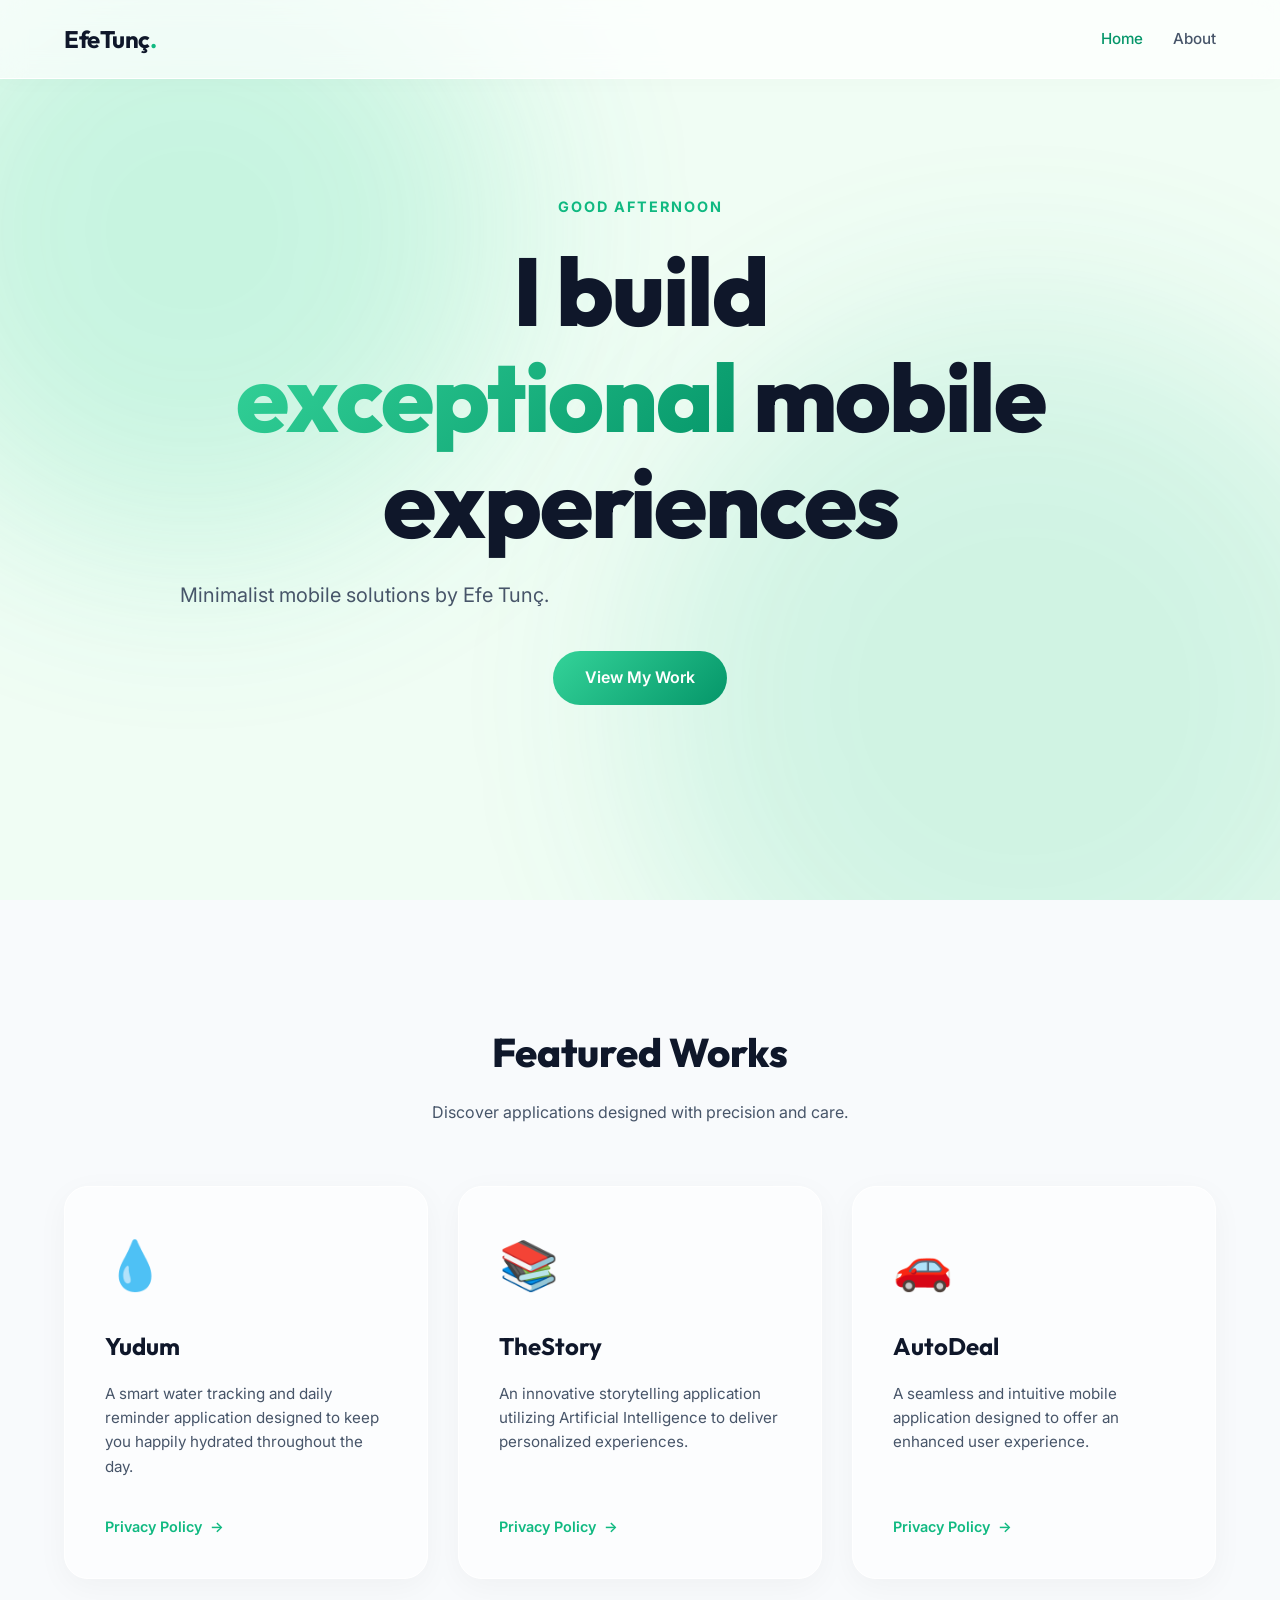
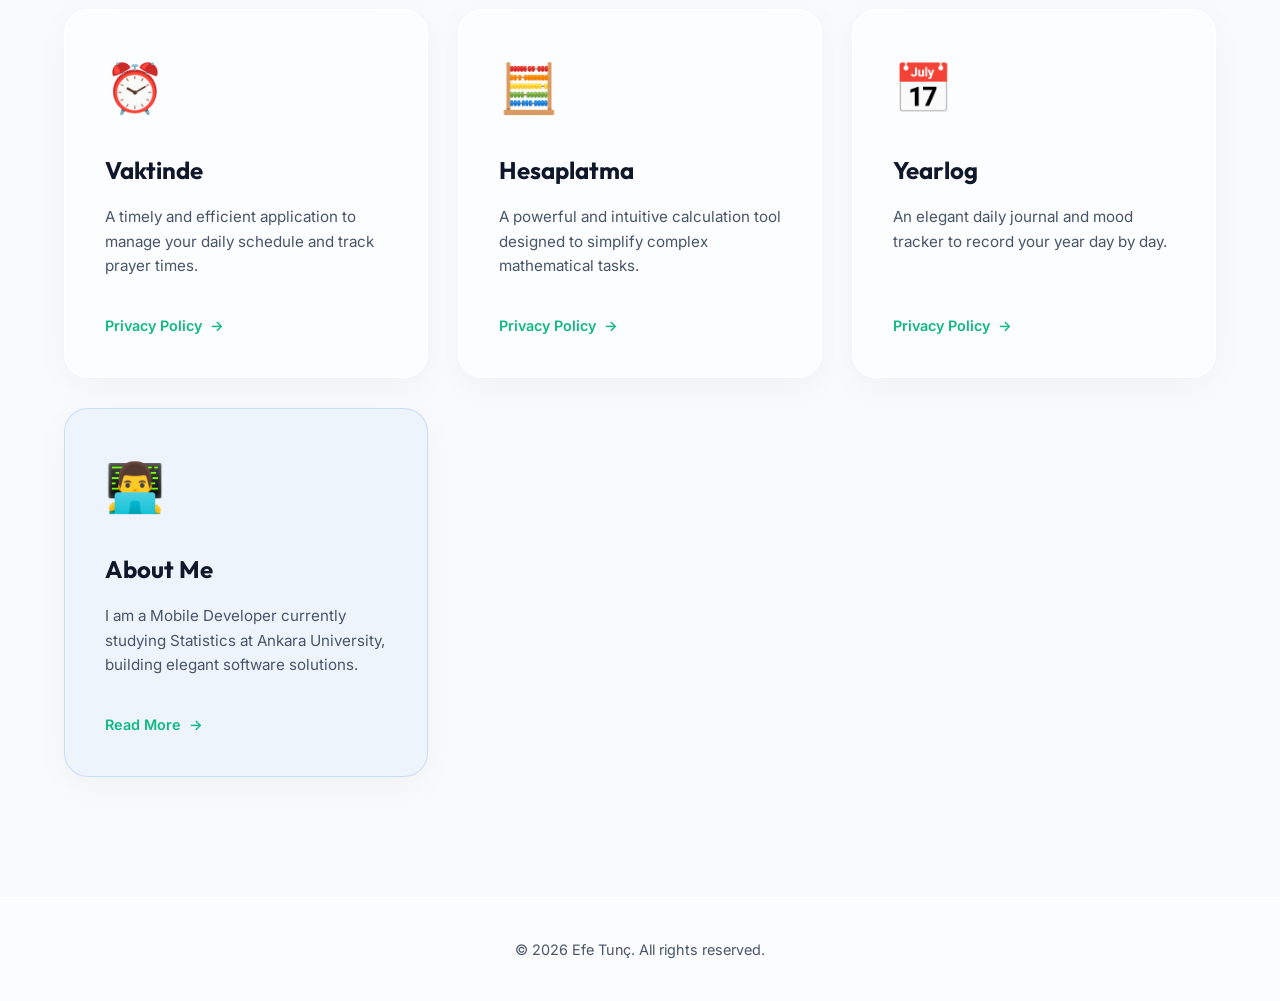
<file: index.html>
<!DOCTYPE html>
<html lang="en">
<head>
  <meta charset="UTF-8">
  <meta name="viewport" content="width=device-width, initial-scale=1.0">
  <meta name="description" content="Efe Tunç - Mobile Developer Portfolio">
  <title>Efe Tunç | Mobile Developer</title>
  
  <!-- Modern Fonts -->
  <link rel="preconnect" href="https://fonts.googleapis.com">
  <link rel="preconnect" href="https://fonts.gstatic.com" crossorigin>
  <link href="https://fonts.googleapis.com/css2?family=Inter:wght@400;500;600&family=Outfit:wght@400;600;700;800&display=swap" rel="stylesheet">
  
  <link rel="stylesheet" href="style.css">
  <script src="app.js" defer></script>
</head>
<body>
  <!-- Background Elements -->
  <div class="bg-orbs">
    <div class="orb orb-1"></div>
    <div class="orb orb-2"></div>
  </div>

  <!-- Navigation -->
  <nav>
    <a href="index.html" class="brand-logo">EfeTunç</a>
    <div class="nav-links">
      <a href="index.html" class="active">Home</a>
      <a href="about.html">About</a>
    </div>
  </nav>

  <!-- Hero Section -->
  <section class="hero" id="home">
    <div class="hero-content fade-up visible">
      <div class="hero-tagline"><span id="dynamic-greeting">Welcome</span></div>
      <h1>I build <br><span class="gradient-text">exceptional</span> mobile experiences</h1>
      <p>Minimalist mobile solutions by Efe Tunç.</p>
      <a href="#projects" class="btn-primary">View My Work</a>
    </div>
  </section>

  <!-- Projects Section -->
  <section id="projects">
    <div class="section-header fade-up">
      <h2>Featured Works</h2>
      <p>Discover applications designed with precision and care.</p>
    </div>
    
    <div class="projects-grid">
      <!-- Yudum Project -->
      <a href="yudum-privacy.html" class="project-card fade-up stagger-1">
        <span class="project-icon">💧</span>
        <h3 class="project-title">Yudum</h3>
        <p class="project-desc">A smart water tracking and daily reminder application designed to keep you happily hydrated throughout the day.</p>
        <div class="project-link">Privacy Policy <span>→</span></div>
      </a>

      <!-- TheStory Project -->
      <a href="thestory-privacy.html" class="project-card fade-up stagger-2">
        <span class="project-icon">📚</span>
        <h3 class="project-title">TheStory</h3>
        <p class="project-desc">An innovative storytelling application utilizing Artificial Intelligence to deliver personalized experiences.</p>
        <div class="project-link">Privacy Policy <span>→</span></div>
      </a>

      <!-- AutoDeal Project -->
      <a href="autodeal-privacy.html" class="project-card fade-up stagger-3">
        <span class="project-icon">🚗</span>
        <h3 class="project-title">AutoDeal</h3>
        <p class="project-desc">A seamless and intuitive mobile application designed to offer an enhanced user experience.</p>
        <div class="project-link">Privacy Policy <span>→</span></div>
      </a>

      <!-- Vaktinde Project -->
      <a href="vaktinde-privacy.html" class="project-card fade-up stagger-4">
        <span class="project-icon">⏰</span>
        <h3 class="project-title">Vaktinde</h3>
        <p class="project-desc">A timely and efficient application to manage your daily schedule and track prayer times.</p>
        <div class="project-link">Privacy Policy <span>→</span></div>
      </a>

      <!-- Hesaplatma Project -->
      <a href="hesaplatma-privacy.html" class="project-card fade-up stagger-5">
        <span class="project-icon">🧮</span>
        <h3 class="project-title">Hesaplatma</h3>
        <p class="project-desc">A powerful and intuitive calculation tool designed to simplify complex mathematical tasks.</p>
        <div class="project-link">Privacy Policy <span>→</span></div>
      </a>
      
      <!-- Yearlog Project -->
      <a href="yearlog-privacy.html" class="project-card fade-up stagger-6">
        <span class="project-icon">📅</span>
        <h3 class="project-title">Yearlog</h3>
        <p class="project-desc">An elegant daily journal and mood tracker to record your year day by day.</p>
        <div class="project-link">Privacy Policy <span>→</span></div>
      </a>
      
      <!-- Placeholder for future projects? Or maybe an About Me snippet -->
      <a href="about.html" class="project-card fade-up stagger-7" style="background: rgba(59, 130, 246, 0.05); border-color: rgba(59, 130, 246, 0.2);">
        <span class="project-icon">👨‍💻</span>
        <h3 class="project-title">About Me</h3>
        <p class="project-desc">I am a Mobile Developer currently studying Statistics at Ankara University, building elegant software solutions.</p>
        <div class="project-link">Read More <span>→</span></div>
      </a>
    </div>
  </section>

  <!-- Footer -->
  <footer>
    <p>&copy; 2026 Efe Tunç. All rights reserved.</p>
  </footer>
</body>
</html>
</file>
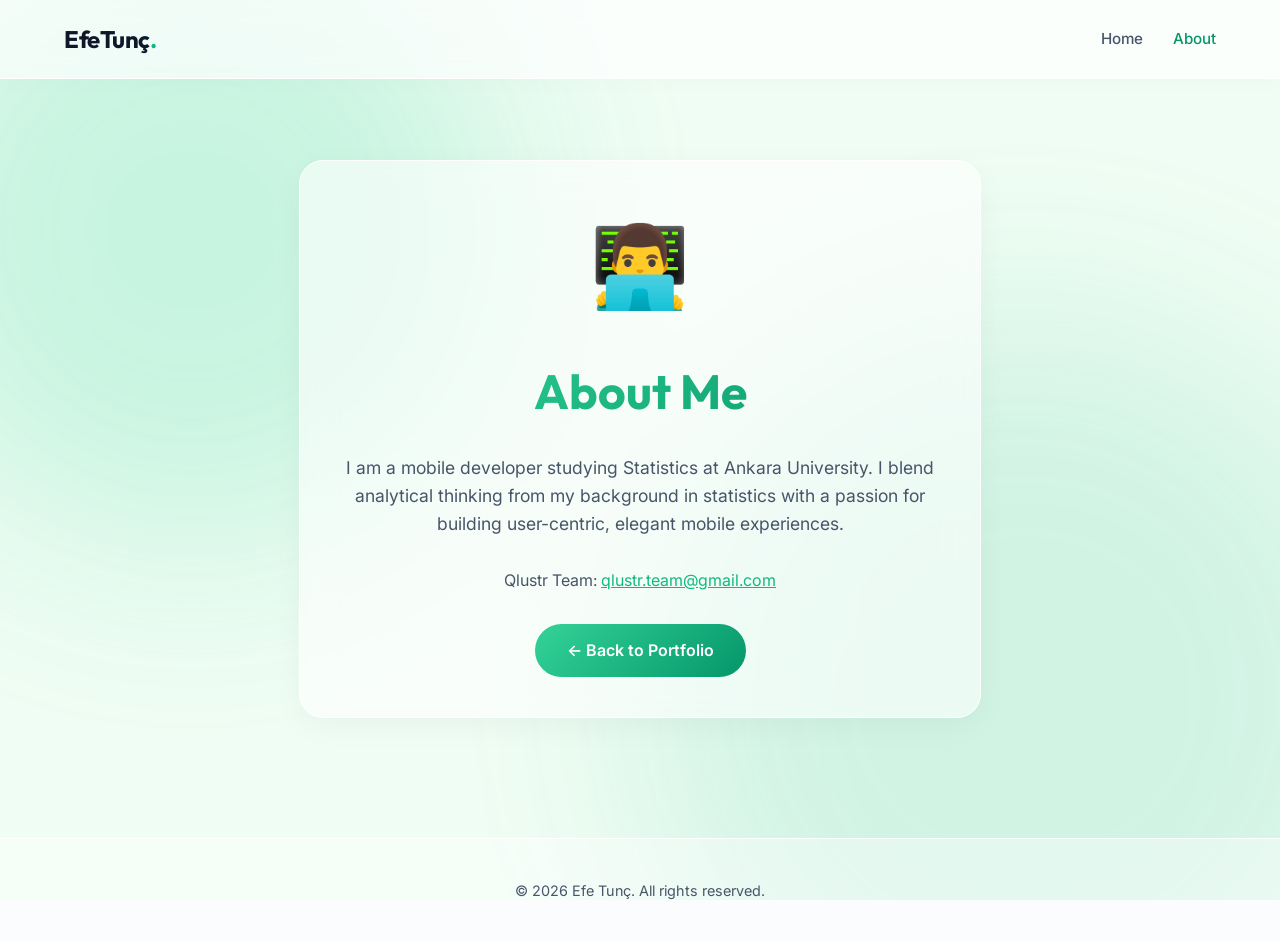
<file: about.html>
<!DOCTYPE html>
<html lang="en">
<head>
  <meta charset="UTF-8">
  <meta name="viewport" content="width=device-width, initial-scale=1.0">
  <meta name="description" content="About Efe Tunç">
  <title>Efe Tunç | About</title>
  
  <link rel="preconnect" href="https://fonts.googleapis.com">
  <link rel="preconnect" href="https://fonts.gstatic.com" crossorigin>
  <link href="https://fonts.googleapis.com/css2?family=Inter:wght@400;500;600&family=Outfit:wght@400;600;700;800&display=swap" rel="stylesheet">
  
  <link rel="stylesheet" href="style.css">
  <script src="app.js" defer></script>
  
  <style>
    .about-section {
      padding-top: 160px; /* offset nav */
      min-height: 80vh;
      display: flex;
      flex-direction: column;
      align-items: center;
    }
    .about-content {
      max-width: 800px;
      margin: 0 auto;
      text-align: center;
    }
    .profile-emoji {
      font-size: 5rem;
      margin-bottom: 24px;
      display: inline-block;
      animation: float 6s infinite ease-in-out;
    }
  </style>
</head>
<body>
  <div class="bg-orbs">
    <div class="orb orb-1"></div>
    <div class="orb orb-2"></div>
  </div>

  <nav>
    <a href="index.html" class="brand-logo">EfeTunç</a>
    <div class="nav-links">
      <a href="index.html">Home</a>
      <a href="about.html" class="active">About</a>
    </div>
  </nav>

  <section class="about-section">
    <div class="glass-panel about-content fade-up visible">
      <div class="profile-emoji">👨‍💻</div>
      <h1 class="gradient-text" style="font-size: 3rem; margin-bottom: 24px;">About Me</h1>
      <p style="font-size: 1.1rem; color: var(--text-secondary); max-width: 600px; margin: 0 auto 30px;">
        I am a mobile developer studying Statistics at Ankara University. I blend analytical thinking from my background in statistics with a passion for building user-centric, elegant mobile experiences.
      </p>
      <p style="font-size: 1rem; color: var(--text-secondary); max-width: 600px; margin: 0 auto 30px;">
        Qlustr Team: <a href="mailto:qlustr.team@gmail.com" style="color: var(--accent-1);">qlustr.team@gmail.com</a>
      </p>
      <a href="index.html" class="btn-primary">← Back to Portfolio</a>
    </div>
  </section>

  <footer>
    <p>&copy; 2026 Efe Tunç. All rights reserved.</p>
  </footer>
</body>
</html>
</file>
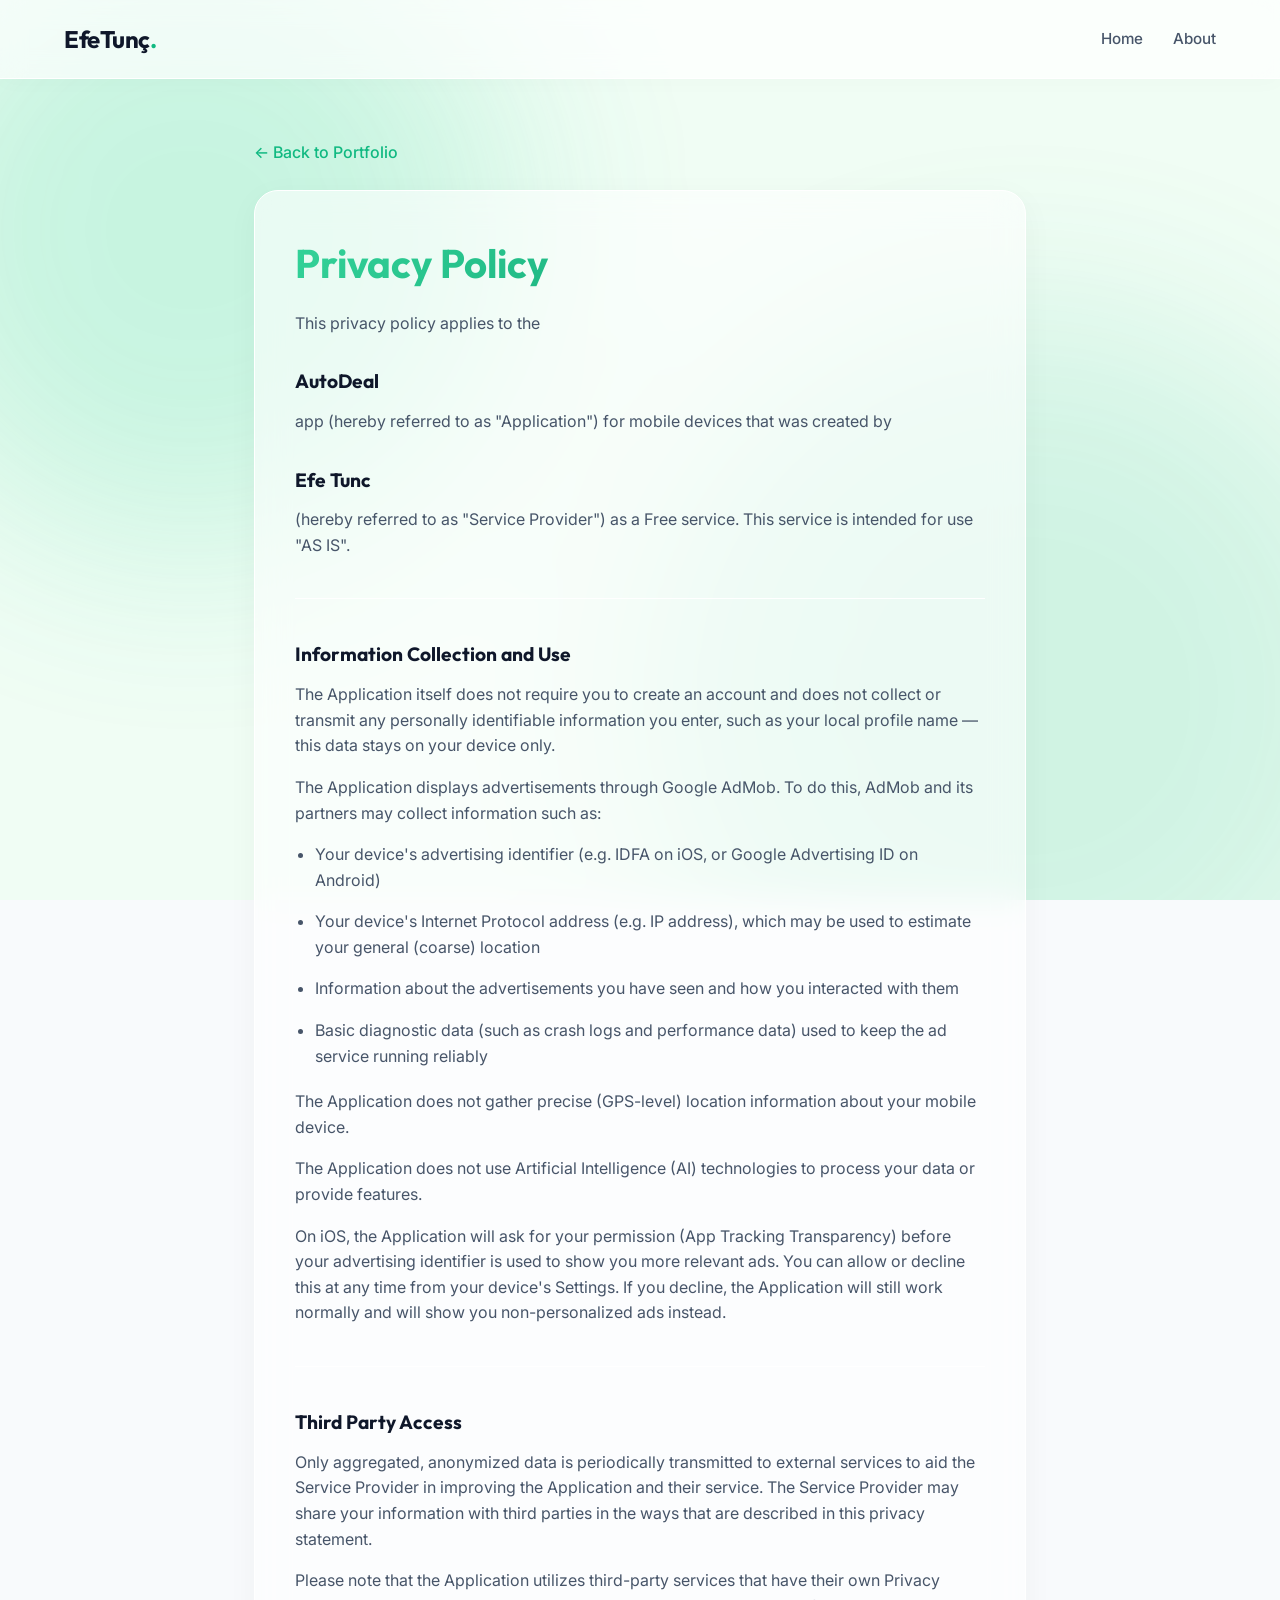
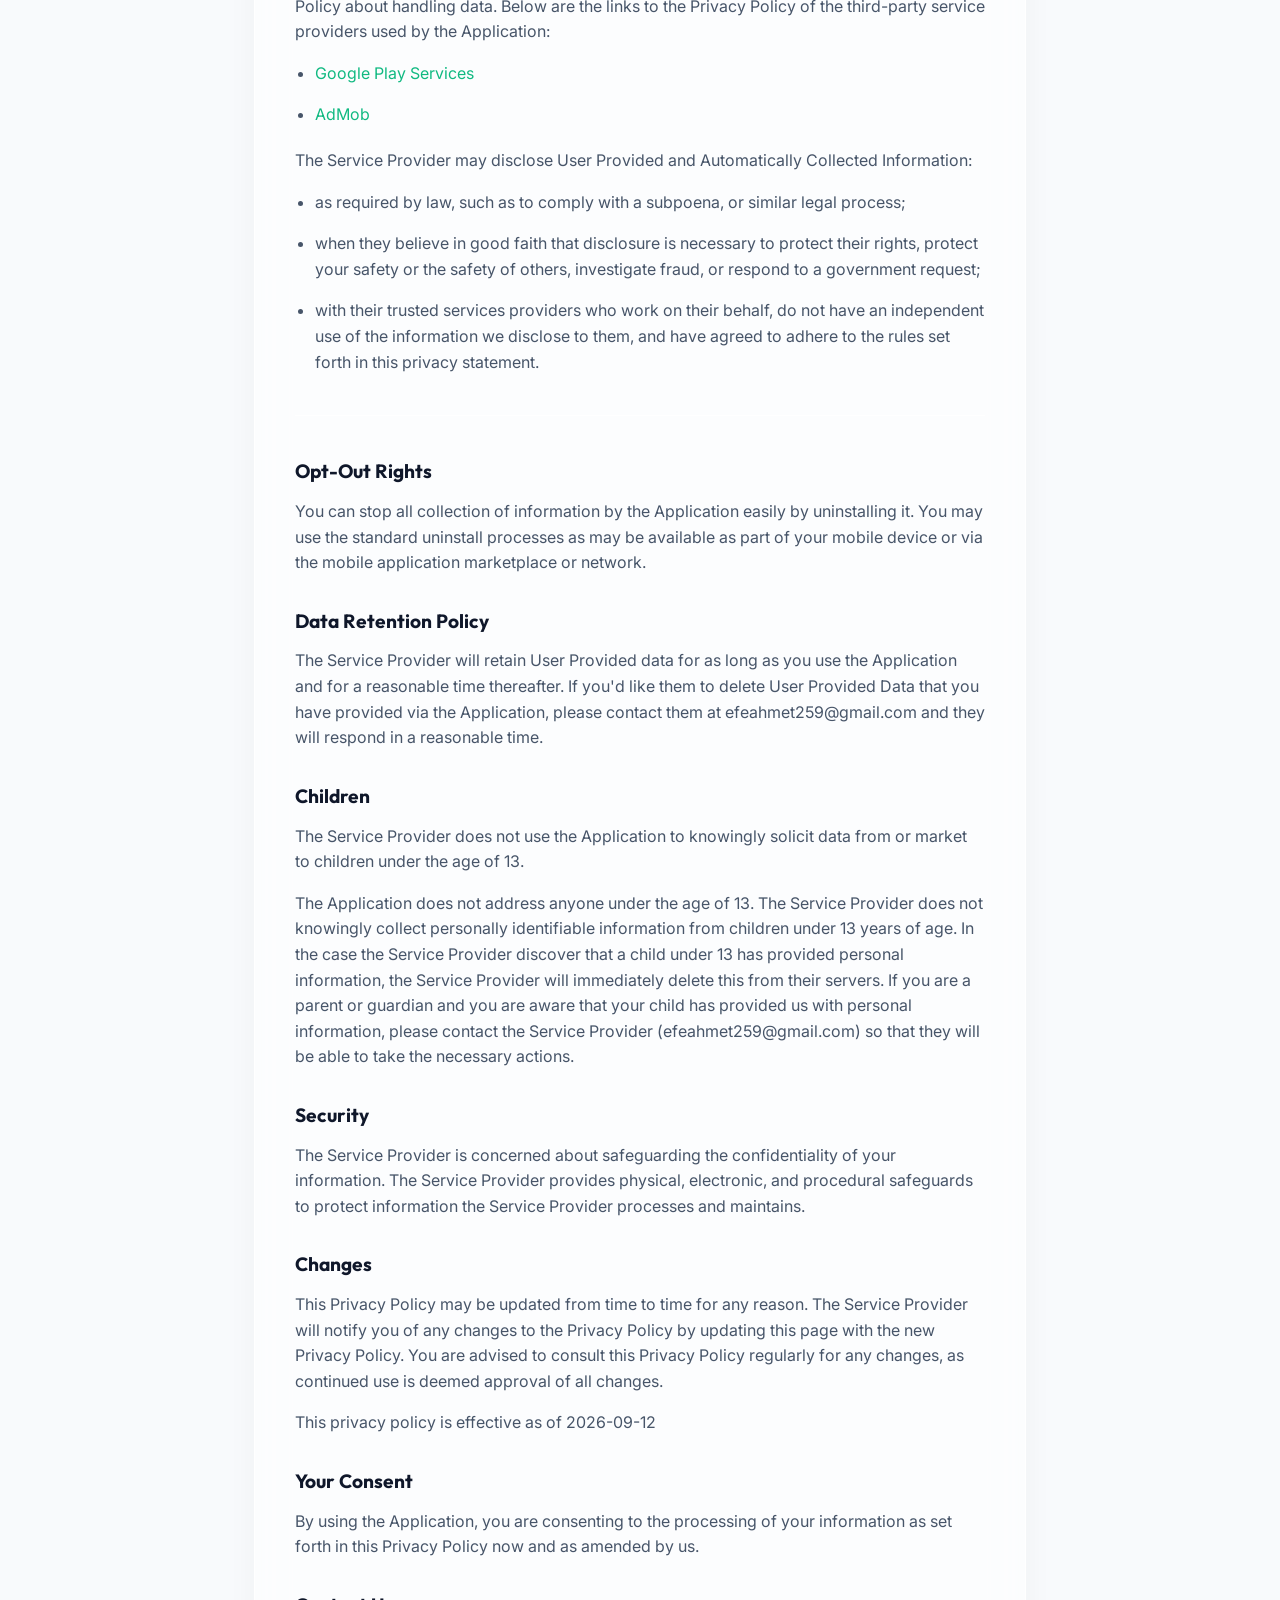
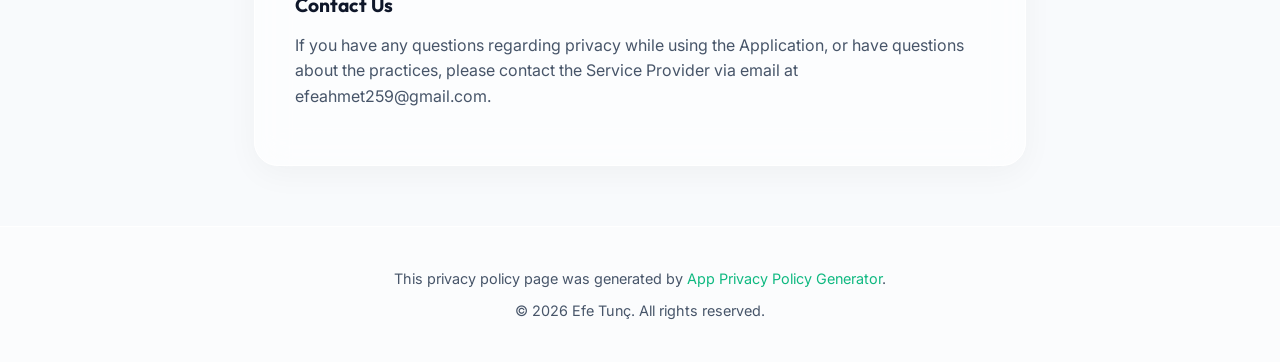
<file: autodeal-privacy.html>
<!DOCTYPE html>
<html lang="en">
<head>
  <meta charset="UTF-8">
  <meta name="viewport" content="width=device-width, initial-scale=1.0">
  <title>Privacy Policy - AutoDeal</title>
  <link rel="preconnect" href="https://fonts.googleapis.com">
  <link rel="preconnect" href="https://fonts.gstatic.com" crossorigin>
  <link href="https://fonts.googleapis.com/css2?family=Inter:wght@400;500;600&family=Outfit:wght@400;600;700;800&display=swap" rel="stylesheet">
  
  <link rel="stylesheet" href="style.css">
  <script src="app.js" defer></script>
  
  <style>
    .privacy-section {
      padding-top: 140px; 
      max-width: 900px;
      margin: 0 auto;
      padding-bottom: 60px;
    }
    .privacy-content {
      text-align: left;
    }
    .privacy-content h1 {
      margin-bottom: 16px;
      font-size: 2.5rem;
    }
    .privacy-content h2, .privacy-content strong {
      color: var(--text-primary);
      font-size: 1.2rem;
      margin-top: 30px;
      margin-bottom: 12px;
      display: block;
      font-family: 'Outfit', sans-serif;
    }
    .privacy-content p, .privacy-content li {
      color: var(--text-secondary);
      margin-bottom: 16px;
    }
    .privacy-content a {
      color: var(--accent-1);
      text-decoration: none;
    }
    .privacy-content a:hover {
      text-decoration: underline;
    }
    hr {
      border: 0;
      border-top: 1px solid var(--glass-border);
      margin: 40px 0;
    }
    ul {
      padding-left: 20px;
      margin-bottom: 20px;
    }
    .back-btn {
      display: inline-flex;
      align-items: center;
      gap: 8px;
      color: var(--accent-1);
      text-decoration: none;
      font-weight: 500;
      margin-bottom: 24px;
    }
    .back-btn:hover {
      text-decoration: underline;
    }
  </style>
</head>
<body>
  <div class="bg-orbs">
    <div class="orb orb-1"></div>
    <div class="orb orb-2"></div>
  </div>

  <nav>
    <a href="index.html" class="brand-logo">EfeTunç</a>
    <div class="nav-links">
      <a href="index.html">Home</a>
      <a href="about.html">About</a>
    </div>
  </nav>

  <section class="privacy-section fade-up visible">
    <a href="index.html" class="back-btn">← Back to Portfolio</a>
    
    <div class="glass-panel privacy-content">
      <h1 class="gradient-text">Privacy Policy</h1>
      <p>This privacy policy applies to the <strong>AutoDeal</strong> app (hereby referred to as "Application") for mobile devices that was created by <strong>Efe Tunc</strong> (hereby referred to as "Service Provider") as a Free service. This service is intended for use "AS IS".</p>
      
      <hr>
      
      <strong>Information Collection and Use</strong>
      <p>The Application itself does not require you to create an account and does not collect or transmit any personally identifiable information you enter, such as your local profile name — this data stays on your device only.</p>
      <p>The Application displays advertisements through Google AdMob. To do this, AdMob and its partners may collect information such as:</p>
      <ul>
        <li>Your device's advertising identifier (e.g. IDFA on iOS, or Google Advertising ID on Android)</li>
        <li>Your device's Internet Protocol address (e.g. IP address), which may be used to estimate your general (coarse) location</li>
        <li>Information about the advertisements you have seen and how you interacted with them</li>
        <li>Basic diagnostic data (such as crash logs and performance data) used to keep the ad service running reliably</li>
      </ul>
      <p>The Application does not gather precise (GPS-level) location information about your mobile device.</p>
      <p>The Application does not use Artificial Intelligence (AI) technologies to process your data or provide features.</p>
      <p>On iOS, the Application will ask for your permission (App Tracking Transparency) before your advertising identifier is used to show you more relevant ads. You can allow or decline this at any time from your device's Settings. If you decline, the Application will still work normally and will show you non-personalized ads instead.</p>

      <hr>

      <strong>Third Party Access</strong>
      <p>Only aggregated, anonymized data is periodically transmitted to external services to aid the Service Provider in improving the Application and their service. The Service Provider may share your information with third parties in the ways that are described in this privacy statement.</p>
      <p>Please note that the Application utilizes third-party services that have their own Privacy Policy about handling data. Below are the links to the Privacy Policy of the third-party service providers used by the Application:</p>
      <ul>
        <li><a href="https://www.google.com/policies/privacy/" target="_blank" rel="noopener noreferrer">Google Play Services</a></li>
        <li><a href="https://support.google.com/admob/answer/6128543?hl=en" target="_blank" rel="noopener noreferrer">AdMob</a></li>
      </ul>
      <p>The Service Provider may disclose User Provided and Automatically Collected Information:</p>
      <ul>
        <li>as required by law, such as to comply with a subpoena, or similar legal process;</li>
        <li>when they believe in good faith that disclosure is necessary to protect their rights, protect your safety or the safety of others, investigate fraud, or respond to a government request;</li>
        <li>with their trusted services providers who work on their behalf, do not have an independent use of the information we disclose to them, and have agreed to adhere to the rules set forth in this privacy statement.</li>
      </ul>
      
      <hr>
      
      <strong>Opt-Out Rights</strong>
      <p>You can stop all collection of information by the Application easily by uninstalling it. You may use the standard uninstall processes as may be available as part of your mobile device or via the mobile application marketplace or network.</p>
      
      <strong>Data Retention Policy</strong>
      <p>The Service Provider will retain User Provided data for as long as you use the Application and for a reasonable time thereafter. If you'd like them to delete User Provided Data that you have provided via the Application, please contact them at efeahmet259@gmail.com and they will respond in a reasonable time.</p>
      
      <strong>Children</strong>
      <p>The Service Provider does not use the Application to knowingly solicit data from or market to children under the age of 13.</p>
      <p>The Application does not address anyone under the age of 13. The Service Provider does not knowingly collect personally identifiable information from children under 13 years of age. In the case the Service Provider discover that a child under 13 has provided personal information, the Service Provider will immediately delete this from their servers. If you are a parent or guardian and you are aware that your child has provided us with personal information, please contact the Service Provider (efeahmet259@gmail.com) so that they will be able to take the necessary actions.</p>
      
      <strong>Security</strong>
      <p>The Service Provider is concerned about safeguarding the confidentiality of your information. The Service Provider provides physical, electronic, and procedural safeguards to protect information the Service Provider processes and maintains.</p>
      
      <strong>Changes</strong>
      <p>This Privacy Policy may be updated from time to time for any reason. The Service Provider will notify you of any changes to the Privacy Policy by updating this page with the new Privacy Policy. You are advised to consult this Privacy Policy regularly for any changes, as continued use is deemed approval of all changes.</p>
      <p>This privacy policy is effective as of 2026-09-12</p>
      
      <strong>Your Consent</strong>
      <p>By using the Application, you are consenting to the processing of your information as set forth in this Privacy Policy now and as amended by us.</p>
      
      <strong>Contact Us</strong>
      <p>If you have any questions regarding privacy while using the Application, or have questions about the practices, please contact the Service Provider via email at efeahmet259@gmail.com.</p>
    </div>
  </section>

  <footer style="padding: 40px 5%; text-align: center; border-top: 1px solid var(--glass-border); color: var(--text-secondary); font-size: 0.9rem;">
      <p>This privacy policy page was generated by <a href="https://app-privacy-policy-generator.nisrulz.com/" target="_blank" style="color: var(--accent-1); text-decoration: none;">App Privacy Policy Generator</a>.</p>
      <p style="margin-top: 8px;">&copy; 2026 Efe Tunç. All rights reserved.</p>
  </footer>
</body>
</html>
</file>
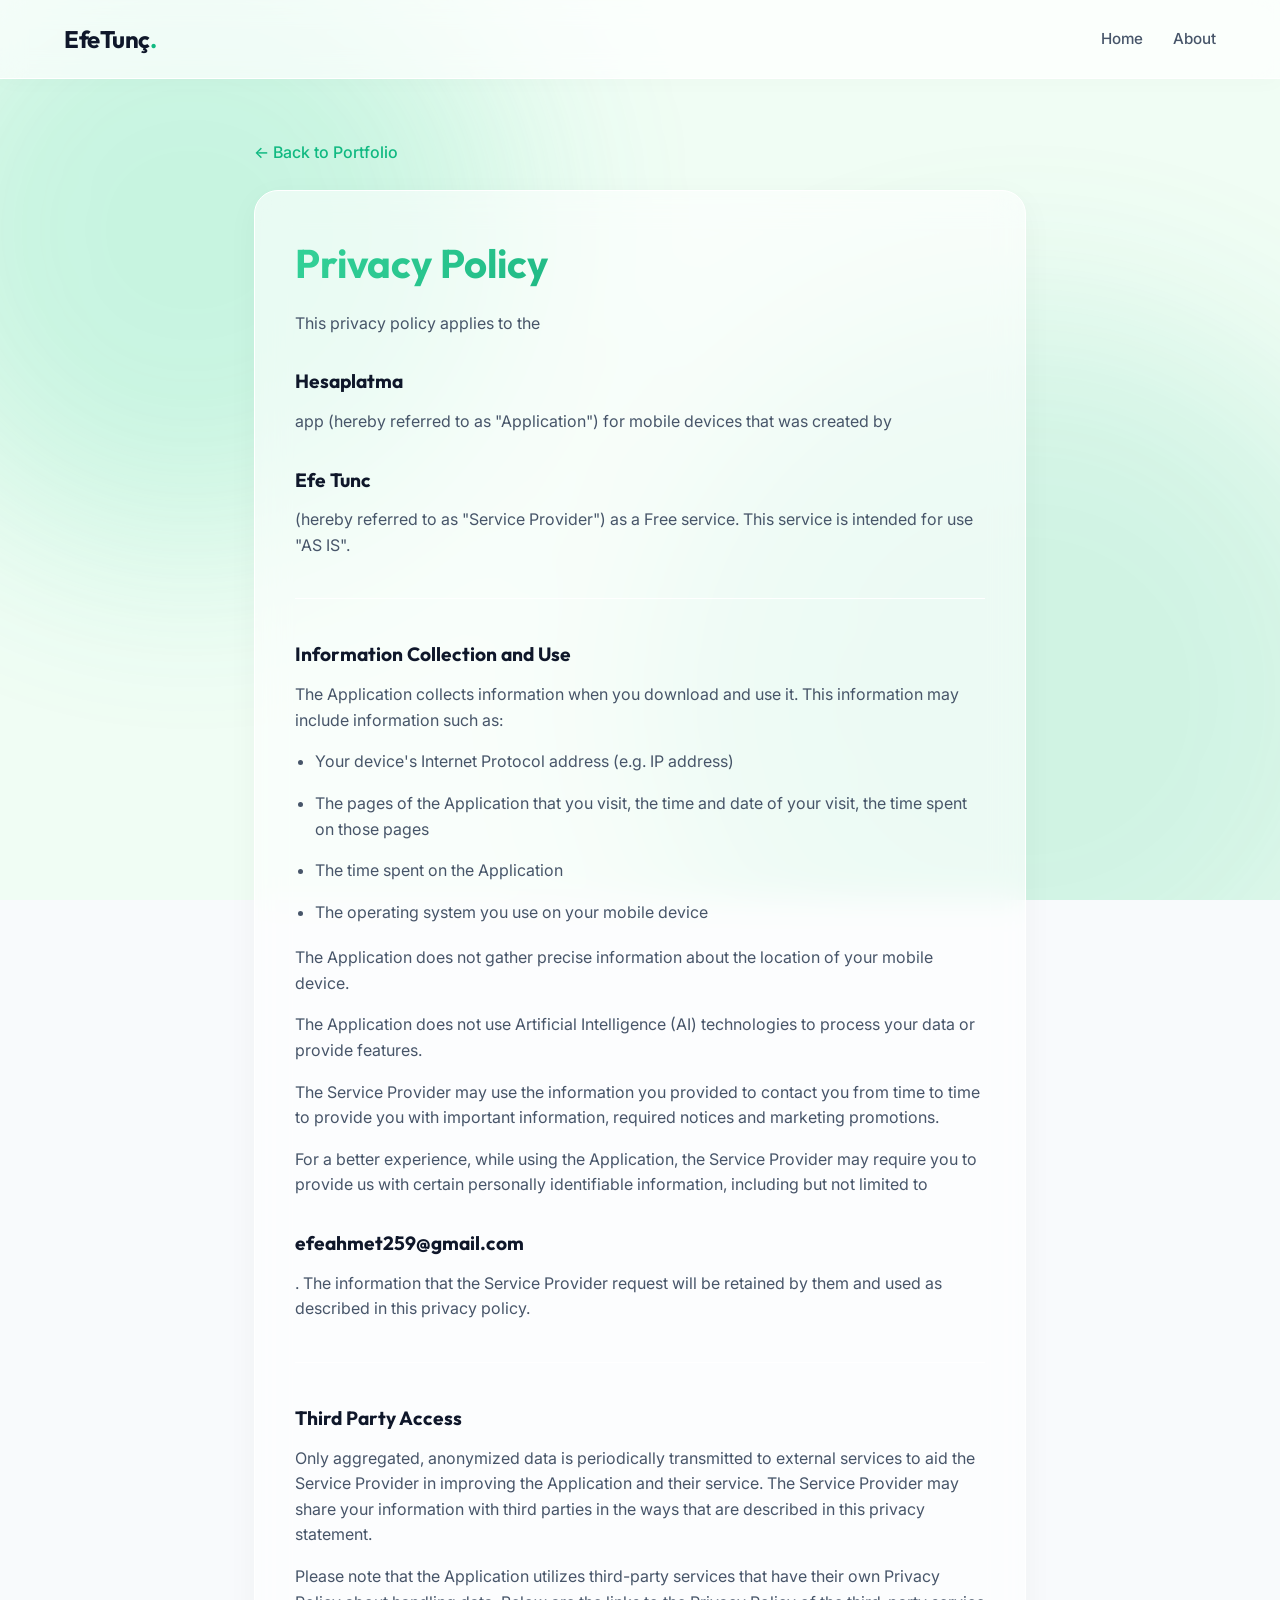
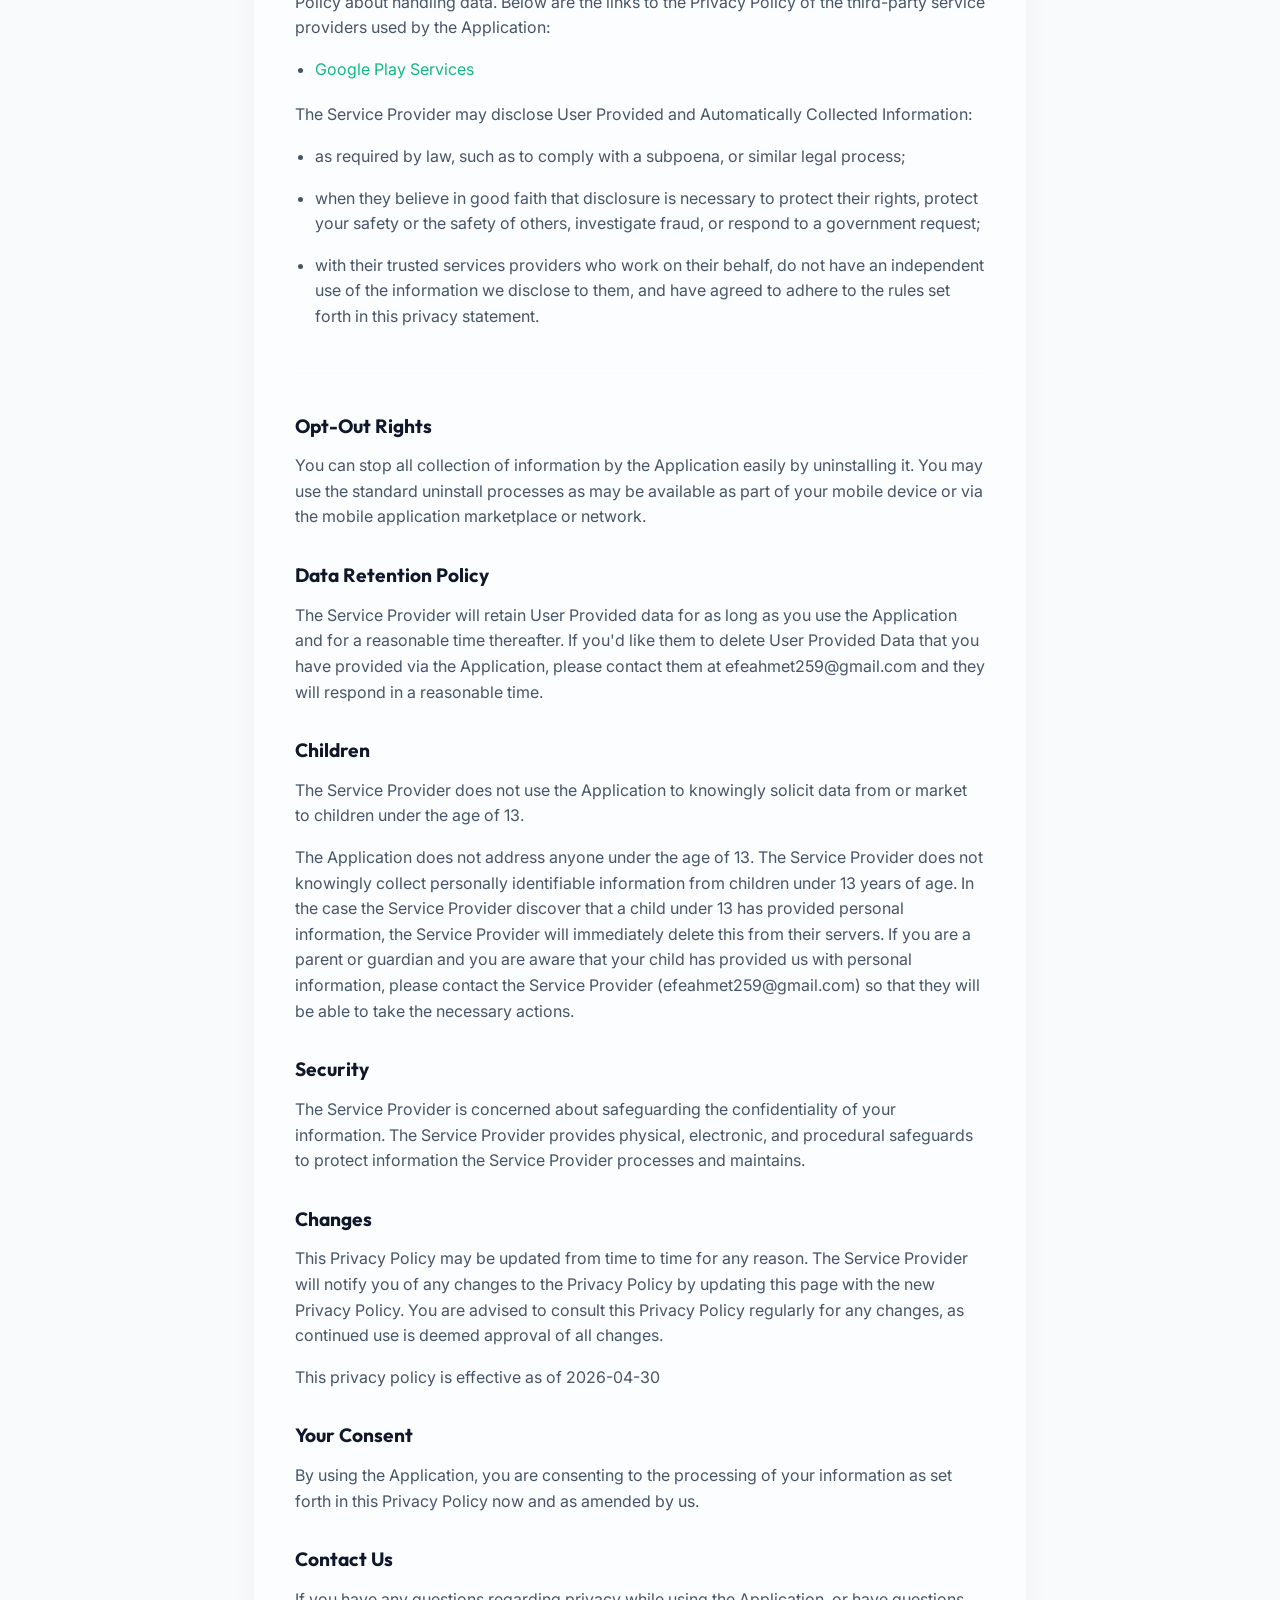
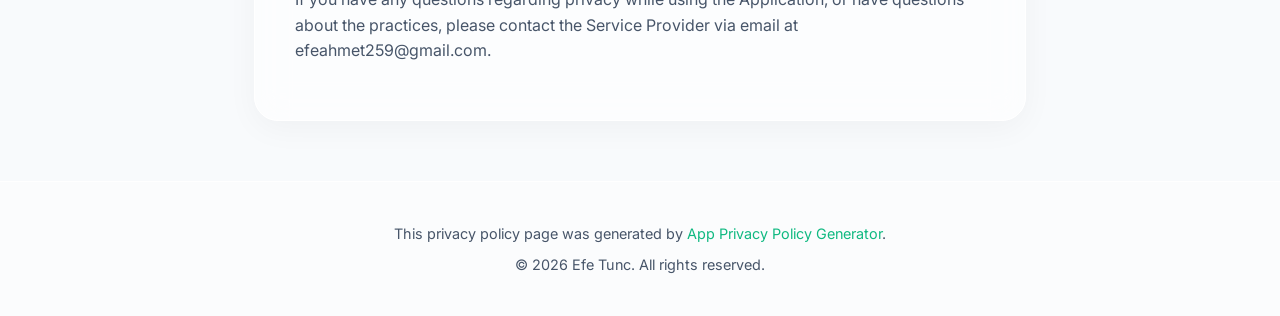
<file: hesaplatma-privacy.html>
<!DOCTYPE html>
<html lang="en">
<head>
  <meta charset="UTF-8">
  <meta name="viewport" content="width=device-width, initial-scale=1.0">
  <title>Privacy Policy - Hesaplatma</title>
  <link rel="preconnect" href="https://fonts.googleapis.com">
  <link rel="preconnect" href="https://fonts.gstatic.com" crossorigin>
  <link href="https://fonts.googleapis.com/css2?family=Inter:wght@400;500;600&family=Outfit:wght@400;600;700;800&display=swap" rel="stylesheet">
  
  <link rel="stylesheet" href="style.css">
  <script src="app.js" defer></script>
  
  <style>
    .privacy-section {
      padding-top: 140px; 
      max-width: 900px;
      margin: 0 auto;
      padding-bottom: 60px;
    }
    .privacy-content {
      text-align: left;
    }
    .privacy-content h1 {
      margin-bottom: 16px;
      font-size: 2.5rem;
    }
    .privacy-content h2, .privacy-content strong {
      color: var(--text-primary);
      font-size: 1.2rem;
      margin-top: 30px;
      margin-bottom: 12px;
      display: block;
      font-family: 'Outfit', sans-serif;
    }
    .privacy-content p, .privacy-content li {
      color: var(--text-secondary);
      margin-bottom: 16px;
    }
    .privacy-content a {
      color: var(--accent-1);
      text-decoration: none;
    }
    .privacy-content a:hover {
      text-decoration: underline;
    }
    hr {
      border: 0;
      border-top: 1px solid var(--glass-border);
      margin: 40px 0;
    }
    ul {
      padding-left: 20px;
      margin-bottom: 20px;
    }
    .back-btn {
      display: inline-flex;
      align-items: center;
      gap: 8px;
      color: var(--accent-1);
      text-decoration: none;
      font-weight: 500;
      margin-bottom: 24px;
    }
    .back-btn:hover {
      text-decoration: underline;
    }
  </style>
</head>
<body>
  <div class="bg-orbs">
    <div class="orb orb-1"></div>
    <div class="orb orb-2"></div>
  </div>

  <nav>
    <a href="index.html" class="brand-logo">EfeTunç</a>
    <div class="nav-links">
      <a href="index.html">Home</a>
      <a href="about.html">About</a>
    </div>
  </nav>

  <section class="privacy-section fade-up visible">
    <a href="index.html" class="back-btn">← Back to Portfolio</a>
    
    <div class="glass-panel privacy-content">
      <h1 class="gradient-text">Privacy Policy</h1>
      <p>This privacy policy applies to the <strong>Hesaplatma</strong> app (hereby referred to as "Application") for mobile devices that was created by <strong>Efe Tunc</strong> (hereby referred to as "Service Provider") as a Free service. This service is intended for use "AS IS".</p>
      
      <hr>
      
      <strong>Information Collection and Use</strong>
      <p>The Application collects information when you download and use it. This information may include information such as:</p>
      <ul>
          <li>Your device's Internet Protocol address (e.g. IP address)</li>
          <li>The pages of the Application that you visit, the time and date of your visit, the time spent on those pages</li>
          <li>The time spent on the Application</li>
          <li>The operating system you use on your mobile device</li>
      </ul>

      <p>The Application does not gather precise information about the location of your mobile device.</p>
      <p>The Application does not use Artificial Intelligence (AI) technologies to process your data or provide features.</p>
      <p>The Service Provider may use the information you provided to contact you from time to time to provide you with important information, required notices and marketing promotions.</p>
      <p>For a better experience, while using the Application, the Service Provider may require you to provide us with certain personally identifiable information, including but not limited to <strong>efeahmet259@gmail.com</strong>. The information that the Service Provider request will be retained by them and used as described in this privacy policy.</p>

      <hr>

      <strong>Third Party Access</strong>
      <p>Only aggregated, anonymized data is periodically transmitted to external services to aid the Service Provider in improving the Application and their service. The Service Provider may share your information with third parties in the ways that are described in this privacy statement.</p>
      
      <p>Please note that the Application utilizes third-party services that have their own Privacy Policy about handling data. Below are the links to the Privacy Policy of the third-party service providers used by the Application:</p>
      <ul>
          <li><a href="https://www.google.com/policies/privacy/" target="_blank" rel="noopener noreferrer">Google Play Services</a></li>
      </ul>

      <p>The Service Provider may disclose User Provided and Automatically Collected Information:</p>
      <ul>
          <li>as required by law, such as to comply with a subpoena, or similar legal process;</li>
          <li>when they believe in good faith that disclosure is necessary to protect their rights, protect your safety or the safety of others, investigate fraud, or respond to a government request;</li>
          <li>with their trusted services providers who work on their behalf, do not have an independent use of the information we disclose to them, and have agreed to adhere to the rules set forth in this privacy statement.</li>
      </ul>

      <hr>

      <strong>Opt-Out Rights</strong>
      <p>You can stop all collection of information by the Application easily by uninstalling it. You may use the standard uninstall processes as may be available as part of your mobile device or via the mobile application marketplace or network.</p>

      <strong>Data Retention Policy</strong>
      <p>The Service Provider will retain User Provided data for as long as you use the Application and for a reasonable time thereafter. If you'd like them to delete User Provided Data that you have provided via the Application, please contact them at efeahmet259@gmail.com and they will respond in a reasonable time.</p>

      <strong>Children</strong>
      <p>The Service Provider does not use the Application to knowingly solicit data from or market to children under the age of 13.</p>

      <p>The Application does not address anyone under the age of 13. The Service Provider does not knowingly collect personally identifiable information from children under 13 years of age. In the case the Service Provider discover that a child under 13 has provided personal information, the Service Provider will immediately delete this from their servers. If you are a parent or guardian and you are aware that your child has provided us with personal information, please contact the Service Provider (efeahmet259@gmail.com) so that they will be able to take the necessary actions.</p>

      <strong>Security</strong>
      <p>The Service Provider is concerned about safeguarding the confidentiality of your information. The Service Provider provides physical, electronic, and procedural safeguards to protect information the Service Provider processes and maintains.</p>

      <strong>Changes</strong>
      <p>This Privacy Policy may be updated from time to time for any reason. The Service Provider will notify you of any changes to the Privacy Policy by updating this page with the new Privacy Policy. You are advised to consult this Privacy Policy regularly for any changes, as continued use is deemed approval of all changes.</p>

      <p>This privacy policy is effective as of 2026-04-30</p>

      <strong>Your Consent</strong>
      <p>By using the Application, you are consenting to the processing of your information as set forth in this Privacy Policy now and as amended by us.</p>

      <strong>Contact Us</strong>
      <p>If you have any questions regarding privacy while using the Application, or have questions about the practices, please contact the Service Provider via email at efeahmet259@gmail.com.</p>
    </div>
  </section>

  <footer style="padding: 40px 5%; text-align: center; border-top: 1px solid var(--glass-border); color: var(--text-secondary); font-size: 0.9rem;">
      <p>This privacy policy page was generated by <a href="https://app-privacy-policy-generator.nisrulz.com/" target="_blank" style="color: var(--accent-1); text-decoration: none;">App Privacy Policy Generator</a>.</p>
      <p style="margin-top: 8px;">&copy; 2026 Efe Tunc. All rights reserved.</p>
  </footer>
</body>
</html>
</file>
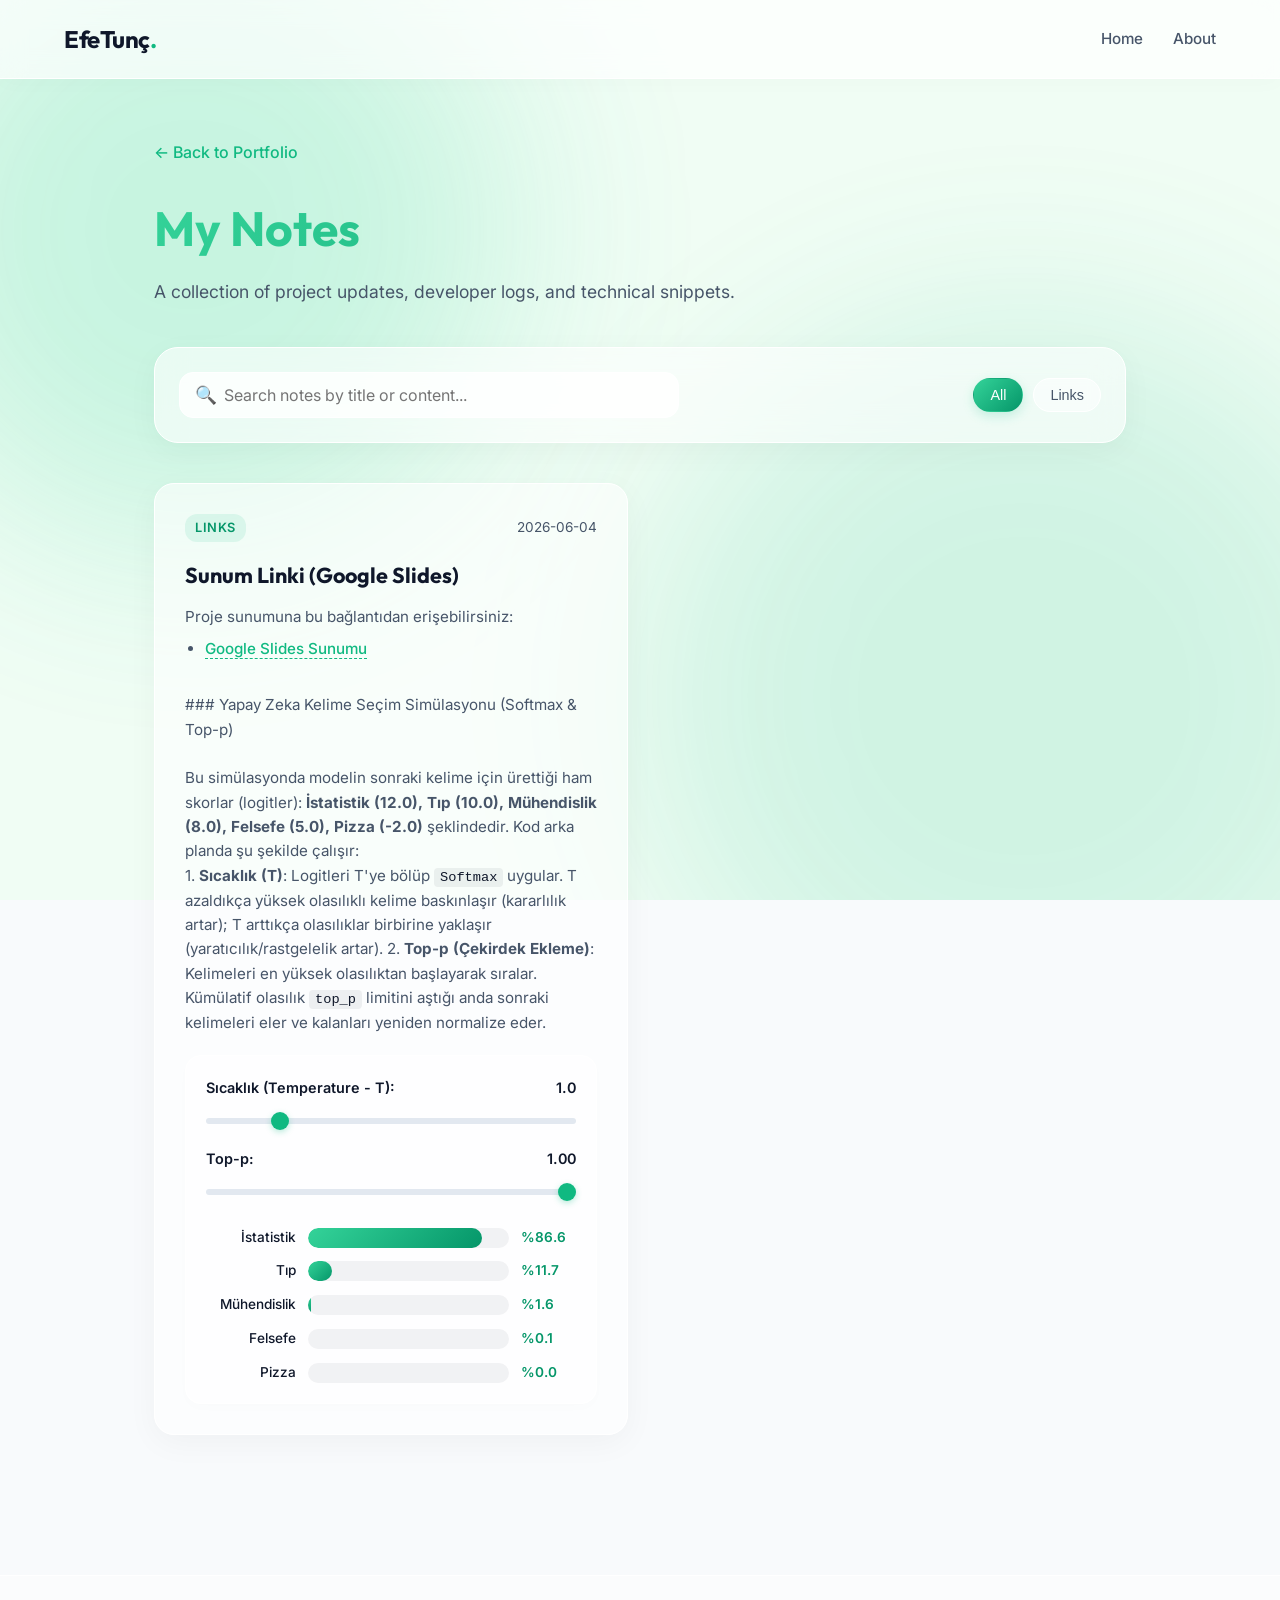
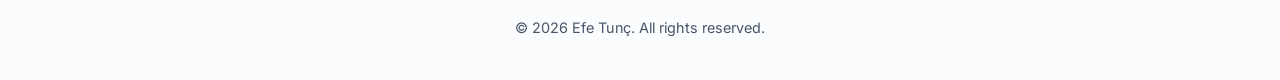
<file: notes.html>
<!DOCTYPE html>
<html lang="en">

<head>
  <meta charset="UTF-8">
  <meta name="viewport" content="width=device-width, initial-scale=1.0">
  <meta name="description" content="Personal Notes - Efe Tunç">
  <title>Efe Tunç | Notes</title>

  <!-- Modern Fonts -->
  <link rel="preconnect" href="https://fonts.googleapis.com">
  <link rel="preconnect" href="https://fonts.gstatic.com" crossorigin>
  <link
    href="https://fonts.googleapis.com/css2?family=Inter:wght@400;500;600&family=Outfit:wght@400;600;700;800&display=swap"
    rel="stylesheet">

  <link rel="stylesheet" href="style.css">
  <script src="app.js" defer></script>

  <style>
    .notes-section {
      padding-top: 140px;
      max-width: 1100px;
      margin: 0 auto;
      padding-bottom: 80px;
      padding-left: 5%;
      padding-right: 5%;
    }

    .back-btn {
      display: inline-flex;
      align-items: center;
      gap: 8px;
      color: var(--accent-1);
      text-decoration: none;
      font-weight: 500;
      margin-bottom: 24px;
      transition: transform 0.2s ease;
    }

    .back-btn:hover {
      transform: translateX(-4px);
    }

    .notes-header-block {
      margin-bottom: 40px;
    }

    .notes-header-block h1 {
      font-size: 3rem;
      margin-bottom: 12px;
    }

    .notes-header-block p {
      color: var(--text-secondary);
      font-size: 1.1rem;
    }

    /* Controls Panel */
    .controls-panel {
      display: flex;
      flex-direction: column;
      gap: 20px;
      margin-bottom: 40px;
      padding: 24px;
    }

    @media (min-width: 768px) {
      .controls-panel {
        flex-direction: row;
        align-items: center;
        justify-content: space-between;
      }
    }

    .search-wrapper {
      position: relative;
      flex-grow: 1;
      max-width: 500px;
    }

    .search-input {
      width: 100%;
      padding: 12px 16px 12px 44px;
      border: 1px solid var(--glass-border);
      border-radius: 14px;
      background: rgba(255, 255, 255, 0.8);
      color: var(--text-primary);
      font-family: inherit;
      font-size: 1rem;
      transition: all 0.3s ease;
      outline: none;
    }

    .search-input:focus {
      border-color: var(--accent-1);
      box-shadow: 0 0 0 4px rgba(16, 185, 129, 0.1);
      background: #ffffff;
    }

    .search-icon {
      position: absolute;
      left: 16px;
      top: 50%;
      transform: translateY(-50%);
      color: var(--text-secondary);
      pointer-events: none;
      font-size: 1.1rem;
    }

    .filter-tags {
      display: flex;
      gap: 10px;
      flex-wrap: wrap;
    }

    .tag-btn {
      padding: 8px 16px;
      border-radius: 20px;
      border: 1px solid var(--glass-border);
      background: rgba(255, 255, 255, 0.5);
      color: var(--text-secondary);
      font-size: 0.9rem;
      font-weight: 500;
      cursor: pointer;
      transition: all 0.3s ease;
    }

    .tag-btn:hover {
      background: rgba(16, 185, 129, 0.05);
      color: var(--accent-2);
      border-color: rgba(16, 185, 129, 0.3);
    }

    .tag-btn.active {
      background: var(--accent-gradient);
      color: white;
      border-color: transparent;
      box-shadow: 0 4px 12px rgba(16, 185, 129, 0.2);
    }

    /* Notes Grid */
    .notes-grid {
      display: grid;
      grid-template-columns: 1fr;
      gap: 24px;
    }

    @media (min-width: 768px) {
      .notes-grid {
        grid-template-columns: repeat(2, 1fr);
      }
    }

    .note-card {
      display: flex;
      flex-direction: column;
      padding: 30px;
      border-radius: 20px;
      background: var(--glass-bg);
      border: 1px solid var(--glass-border);
      box-shadow: var(--glass-shadow);
      transition: all 0.3s ease;
    }

    .note-card:hover {
      transform: translateY(-4px);
      border-color: rgba(16, 185, 129, 0.25);
      box-shadow: 0 12px 24px rgba(16, 185, 129, 0.08);
    }

    .note-meta {
      display: flex;
      justify-content: space-between;
      align-items: center;
      margin-bottom: 16px;
    }

    .note-category {
      font-size: 0.8rem;
      font-weight: 600;
      text-transform: uppercase;
      letter-spacing: 0.5px;
      color: var(--accent-2);
      background: rgba(16, 185, 129, 0.1);
      padding: 4px 10px;
      border-radius: 12px;
    }

    .note-date {
      font-size: 0.85rem;
      color: var(--text-secondary);
    }

    .note-title {
      font-size: 1.35rem;
      font-weight: 700;
      color: var(--text-primary);
      margin-bottom: 12px;
      font-family: 'Outfit', sans-serif;
    }

    .note-body {
      color: var(--text-secondary);
      font-size: 0.95rem;
      line-height: 1.6;
      flex-grow: 1;
      word-break: break-word;
    }

    /* Content Styling (List, Bold, Code) */
    .note-body ul.note-list {
      margin-left: 20px;
      margin-top: 8px;
      margin-bottom: 8px;
      list-style-type: disc;
    }

    .note-body ul.note-list li {
      margin-bottom: 6px;
    }

    .inline-code {
      font-family: 'Courier New', Courier, monospace;
      background: rgba(15, 23, 42, 0.06);
      padding: 2px 6px;
      border-radius: 4px;
      color: #0f172a;
      font-size: 0.9em;
      font-weight: 500;
    }

    /* Code Blocks */
    .code-container {
      margin-top: 14px;
      margin-bottom: 14px;
      background: #0f172a;
      /* Dark background */
      border-radius: 10px;
      overflow: hidden;
      box-shadow: 0 4px 12px rgba(0, 0, 0, 0.1);
    }

    .code-header {
      display: flex;
      justify-content: space-between;
      align-items: center;
      padding: 8px 16px;
      background: #1e293b;
      /* Slate 800 header */
      border-bottom: 1px solid rgba(255, 255, 255, 0.05);
    }

    .code-lang {
      color: #94a3b8;
      font-size: 0.75rem;
      text-transform: uppercase;
      font-weight: 600;
      letter-spacing: 0.5px;
    }

    .copy-btn {
      background: transparent;
      border: 1px solid rgba(148, 163, 184, 0.3);
      color: #cbd5e1;
      padding: 3px 8px;
      border-radius: 6px;
      font-size: 0.75rem;
      cursor: pointer;
      transition: all 0.2s ease;
      font-family: inherit;
    }

    .copy-btn:hover {
      background: rgba(255, 255, 255, 0.08);
      color: white;
      border-color: white;
    }

    .code-container pre {
      margin: 0;
      padding: 16px;
      overflow-x: auto;
    }

    .code-container code {
      font-family: 'Fira Code', 'Consolas', 'Courier New', monospace;
      color: #e2e8f0;
      font-size: 0.85rem;
      line-height: 1.5;
      display: block;
      white-space: pre;
    }

    /* Empty State */
    .empty-state {
      text-align: center;
      padding: 60px 20px;
      grid-column: 1 / -1;
    }

    .empty-emoji {
      font-size: 3rem;
      margin-bottom: 16px;
      display: block;
    }

    .empty-state h3 {
      font-size: 1.5rem;
      color: var(--text-primary);
      margin-bottom: 8px;
    }

    .empty-state p {
      color: var(--text-secondary);
    }

    /* Simulator Styles */
    .simulator-card {
      background: rgba(255, 255, 255, 0.4);
      border: 1px solid var(--glass-border);
      border-radius: 16px;
      padding: 20px;
      margin-top: 20px;
      box-shadow: 0 4px 12px rgba(0,0,0,0.01);
    }
    .simulator-control {
      margin-bottom: 16px;
    }
    .control-label {
      display: flex;
      justify-content: space-between;
      font-size: 0.9rem;
      font-weight: 600;
      color: var(--text-primary);
      margin-bottom: 8px;
    }
    .sim-slider {
      width: 100%;
      height: 6px;
      border-radius: 3px;
      background: #e2e8f0;
      outline: none;
      -webkit-appearance: none;
      appearance: none;
    }
    .sim-slider::-webkit-slider-thumb {
      -webkit-appearance: none;
      appearance: none;
      width: 18px;
      height: 18px;
      border-radius: 50%;
      background: var(--accent-1);
      cursor: pointer;
      box-shadow: 0 2px 6px rgba(16, 185, 129, 0.3);
      transition: transform 0.1s ease;
    }
    .sim-slider::-webkit-slider-thumb:hover {
      transform: scale(1.2);
    }
    .sim-chart {
      margin-top: 24px;
      display: flex;
      flex-direction: column;
      gap: 12px;
    }
    .sim-row {
      display: flex;
      align-items: center;
      gap: 12px;
    }
    .sim-word {
      width: 90px;
      font-size: 0.85rem;
      font-weight: 500;
      color: var(--text-primary);
      text-align: right;
    }
    .sim-bar-wrapper {
      flex-grow: 1;
      height: 20px;
      background: rgba(15, 23, 42, 0.05);
      border-radius: 10px;
      overflow: hidden;
      position: relative;
    }
    .sim-bar {
      height: 100%;
      background: var(--accent-gradient);
      border-radius: 10px;
      width: 0%;
      transition: width 0.15s ease-out;
    }
    .sim-percentage {
      width: 55px;
      font-size: 0.85rem;
      font-weight: 600;
      color: var(--accent-2);
      text-align: left;
    }
  </style>
</head>

<body>
  <!-- Background Elements -->
  <div class="bg-orbs">
    <div class="orb orb-1"></div>
    <div class="orb orb-2"></div>
  </div>

  <!-- Navigation -->
  <nav>
    <a href="index.html" class="brand-logo">EfeTunç</a>
    <div class="nav-links">
      <a href="index.html">Home</a>
      <a href="about.html">About</a>
    </div>
  </nav>

  <!-- Notes Section -->
  <section class="notes-section">
    <a href="index.html" class="back-btn">← Back to Portfolio</a>

    <div class="notes-header-block fade-up visible">
      <h1 class="gradient-text">My Notes</h1>
      <p>A collection of project updates, developer logs, and technical snippets.</p>
    </div>

    <!-- Controls Panel: Search & Filters -->
    <div class="glass-panel controls-panel fade-up visible" style="animation-delay: 0.1s;">
      <div class="search-wrapper">
        <span class="search-icon">🔍</span>
        <input type="text" id="search-input" class="search-input" placeholder="Search notes by title or content...">
      </div>
      <div class="filter-tags" id="tags-container">
        <!-- Tags will be dynamically rendered here -->
      </div>
    </div>

    <!-- Notes Grid -->
    <div class="notes-grid fade-up visible" id="notes-grid" style="animation-delay: 0.2s;">
      <!-- Notes cards will be dynamically rendered here -->
    </div>
  </section>

  <!-- Footer -->
  <footer style="margin-top: 60px;">
    <p>&copy; 2026 Efe Tunç. All rights reserved.</p>
  </footer>

  <!-- Script for managing and rendering notes -->
  <script>
    // ==========================================
    // DATA SOURCE: EDIT YOUR NOTES HERE!
    // ==========================================
    const notesData = [
      {
        id: 1,
        title: "Sunum Linki (Google Slides)",
        date: "2026-06-04",
        category: "Links",
        content: "Proje sunumuna bu bağlantıdan erişebilirsiniz:\n- [Google Slides Sunumu](https://docs.google.com/presentation/d/1jXIu64m2bMgkIszk5NU8MfsbLSGy-riKG15p5qE3RRg/edit?usp=sharing)\n\n### Yapay Zeka Kelime Seçim Simülasyonu (Softmax & Top-p)\n\nBu simülasyonda modelin sonraki kelime için ürettiği ham skorlar (logitler): **İstatistik (12.0), Tıp (10.0), Mühendislik (8.0), Felsefe (5.0), Pizza (-2.0)** şeklindedir. Kod arka planda şu şekilde çalışır:\n1. **Sıcaklık (T)**: Logitleri T'ye bölüp `Softmax` uygular. T azaldıkça yüksek olasılıklı kelime baskınlaşır (kararlılık artar); T arttıkça olasılıklar birbirine yaklaşır (yaratıcılık/rastgelelik artar).\n2. **Top-p (Çekirdek Ekleme)**: Kelimeleri en yüksek olasılıktan başlayarak sıralar. Kümülatif olasılık `top_p` limitini aştığı anda sonraki kelimeleri eler ve kalanları yeniden normalize eder.\n\n[[PROBS_SIMULATOR]]"
      }
    ];

    // Current filter states
    let currentCategory = "All";
    let searchQuery = "";

    // DOM Elements
    const searchInput = document.getElementById("search-input");
    const tagsContainer = document.getElementById("tags-container");
    const notesGrid = document.getElementById("notes-grid");

    // Initialize Page
    window.addEventListener("DOMContentLoaded", () => {
      renderTags();
      renderNotes();

      // Setup Search Listener
      searchInput.addEventListener("input", (e) => {
        searchQuery = e.target.value.toLowerCase().trim();
        renderNotes();
      });
    });

    // Helper to get unique categories
    function getCategories() {
      const categories = new Set(notesData.map(n => n.category));
      return ["All", ...Array.from(categories)];
    }

    // Render Filter Buttons
    function renderTags() {
      const categories = getCategories();
      tagsContainer.innerHTML = categories.map(cat => {
        const isActive = cat === currentCategory ? "active" : "";
        return `<button class="tag-btn ${isActive}" onclick="setCategory('${cat}')">${cat}</button>`;
      }).join("");
    }

    // Set Category and Re-render
    window.setCategory = function (category) {
      currentCategory = category;
      renderTags();
      renderNotes();
    };

    // Copy Code Handler
    window.copyCode = function (button) {
      const codeContainer = button.closest('.code-container');
      const codeElement = codeContainer.querySelector('code');
      const text = codeElement.innerText;

      navigator.clipboard.writeText(text).then(() => {
        const originalText = button.innerText;
        button.innerText = "Copied!";
        button.style.borderColor = "var(--accent-1)";
        button.style.color = "var(--accent-1)";

        setTimeout(() => {
          button.innerText = originalText;
          button.style.borderColor = "";
          button.style.color = "";
        }, 2000);
      }).catch(err => {
        console.error("Could not copy code:", err);
      });
    };

    // Format content: markdown bold, inline code, lists, code blocks
    function formatContent(content) {
      // Escape HTML to prevent injection and breakages
      let html = content
        .replace(/&/g, "&amp;")
        .replace(/</g, "&lt;")
        .replace(/>/g, "&gt;");

      // Code blocks parser: ```javascript\ncode\n```
      const codeBlockRegex = /```(\w*)\n([\s\S]*?)```/g;
      html = html.replace(codeBlockRegex, (match, lang, code) => {
        return `<div class="code-container">
          <div class="code-header">
            <span class="code-lang">${lang || 'code'}</span>
            <button class="copy-btn" onclick="copyCode(this)">Copy</button>
          </div>
          <pre><code>${code.trim()}</code></pre>
        </div>`;
      });

      // Inline code parser: `code`
      html = html.replace(/`([^`\n]+)`/g, '<code class="inline-code">$1</code>');

      // Link parser: [text](url)
      html = html.replace(/\[([^\]]+)\]\(([^)]+)\)/g, '<a href="$2" target="_blank" rel="noopener noreferrer" style="color: var(--accent-1); text-decoration: none; font-weight: 500; border-bottom: 1px dashed var(--accent-1);">$1</a>');

      // Bold text parser: **text**
      html = html.replace(/\*\*([^*]+)\*\*/g, '<strong>$1</strong>');

      // Convert line breaks and lists
      const lines = html.split('\n');
      let inList = false;
      let result = [];

      for (let line of lines) {
        // If it belongs to code block HTML, keep intact
        if (line.includes('<div class="code-container"') ||
          line.includes('<div class="code-header"') ||
          line.includes('<span class="code-lang"') ||
          line.includes('<button class="copy-btn"') ||
          line.includes('</div') ||
          line.includes('<pre') ||
          line.includes('<code') ||
          line.includes('</code') ||
          line.includes('</pre')) {
          if (inList) {
            result.push('</ul>');
            inList = false;
          }
          result.push(line);
          continue;
        }

        const trimmed = line.trim();
        if (trimmed.startsWith('- ') || trimmed.startsWith('* ')) {
          if (!inList) {
            result.push('<ul class="note-list">');
            inList = true;
          }
          // Remove the list prefix and append list item
          const listContent = line.replace(/^\s*[-*]\s+/, '');
          result.push(`<li>${listContent}</li>`);
        } else {
          if (inList) {
            result.push('</ul>');
            inList = false;
          }
          result.push(line + '<br>');
        }
      }
      if (inList) {
        result.push('</ul>');
      }

      // Cleanup trailing / empty br tags inside elements
      let finalHtml = result.join('\n').replace(/(<br>\s*){2,}/g, '<br><br>');

      // Inject Probs Simulator HTML at the end (after line parsing)
      finalHtml = finalHtml.replace(/\[\[PROBS_SIMULATOR\]\](<br>)?/g, `<div class="simulator-card">
        <div class="simulator-control">
          <div class="control-label">
            <span>Sıcaklık (Temperature - T):</span>
            <span id="temp-val">1.0</span>
          </div>
          <input type="range" id="temp-slider" min="0.1" max="5.0" step="0.1" value="1.0" class="sim-slider">
        </div>
        <div class="simulator-control">
          <div class="control-label">
            <span>Top-p:</span>
            <span id="topp-val">1.00</span>
          </div>
          <input type="range" id="topp-slider" min="0.1" max="1.0" step="0.05" value="1.00" class="sim-slider">
        </div>
        <div class="sim-chart" id="sim-chart"></div>
      </div>`);

      return finalHtml;
    }

    // Render Filtered Notes
    function renderNotes() {
      // Filter notes
      const filtered = notesData.filter(note => {
        const matchesCategory = currentCategory === "All" || note.category === currentCategory;
        const matchesSearch = searchQuery === "" ||
          note.title.toLowerCase().includes(searchQuery) ||
          note.content.toLowerCase().includes(searchQuery);
        return matchesCategory && matchesSearch;
      });

      // Clear grid
      notesGrid.innerHTML = "";

      if (filtered.length === 0) {
        notesGrid.innerHTML = `
          <div class="empty-state">
            <span class="empty-emoji">📝</span>
            <h3>No notes found</h3>
            <p>Try adjusting your search query or category filters.</p>
          </div>
        `;
        return;
      }

      // Render cards
      notesGrid.innerHTML = filtered.map(note => {
        const formattedBody = formatContent(note.content);
        return `
          <article class="note-card">
            <div class="note-meta">
              <span class="note-category">${note.category}</span>
              <span class="note-date">${note.date}</span>
            </div>
            <h3 class="note-title">${note.title}</h3>
            <div class="note-body">${formattedBody}</div>
          </article>
        `;
      }).join("");

      // Initialize Probability Simulator if element exists
      initProbsSimulator();
    }

    function initProbsSimulator() {
      const tempSlider = document.getElementById("temp-slider");
      const toppSlider = document.getElementById("topp-slider");
      if (!tempSlider || !toppSlider) return;

      const tempVal = document.getElementById("temp-val");
      const toppVal = document.getElementById("topp-val");
      const simChart = document.getElementById("sim-chart");

      const words = ["İstatistik", "Tıp", "Mühendislik", "Felsefe", "Pizza"];
      const logits = [12.0, 10.0, 8.0, 5.0, -2.0];

      function updateSimulation() {
        const temp = parseFloat(tempSlider.value);
        const topP = parseFloat(toppSlider.value);

        tempVal.innerText = temp.toFixed(1);
        toppVal.innerText = topP.toFixed(2);

        // 1. Softmax (Sıcaklık Uygulaması)
        const t = Math.max(temp, 0.01); // Sıfıra bölünmeyi engelle
        const scaledLogits = logits.map(l => l / t);
        const maxLogit = Math.max(...scaledLogits);
        const expLogits = scaledLogits.map(l => Math.exp(l - maxLogit)); // Stabilite için
        const sumExp = expLogits.reduce((sum, val) => sum + val, 0);
        let probs = expLogits.map(l => l / sumExp);

        // 2. Top-p Filtresi
        // Orijinal indeksleri koruyarak olasılıkları sırala
        let indexedProbs = probs.map((p, idx) => ({ p, idx }));
        indexedProbs.sort((a, b) => b.p - a.p); // Azalan sıralama

        let cumSum = 0;
        let cutoffIdx = -1;
        for (let i = 0; i < indexedProbs.length; i++) {
          cumSum += indexedProbs[i].p;
          if (cumSum > topP) {
            cutoffIdx = i;
            break;
          }
        }

        if (cutoffIdx !== -1) {
          for (let i = cutoffIdx + 1; i < indexedProbs.length; i++) {
            indexedProbs[i].p = 0;
          }
        }

        // Kalan olasılıkları yeniden normalize et
        const finalSum = indexedProbs.reduce((sum, item) => sum + item.p, 0);
        if (finalSum > 0) {
          indexedProbs.forEach(item => item.p = item.p / finalSum);
        }

        // Orijinal sıraya geri döndür
        let finalProbs = new Array(words.length);
        indexedProbs.forEach(item => {
          finalProbs[item.idx] = item.p;
        });

        // Çubuk Grafiği Çiz (CSS tabanlı horizontal bar grafiği)
        simChart.innerHTML = words.map((word, idx) => {
          const percent = finalProbs[idx] * 100;
          return `
            <div class="sim-row">
              <span class="sim-word">${word}</span>
              <div class="sim-bar-wrapper">
                <div class="sim-bar" style="width: ${percent}%"></div>
              </div>
              <span class="sim-percentage">%${percent.toFixed(1)}</span>
            </div>
          `;
        }).join("");
      }

      tempSlider.addEventListener("input", updateSimulation);
      toppSlider.addEventListener("input", updateSimulation);
      updateSimulation(); // İlk hesaplamayı çalıştır
    }
  </script>
</body>

</html>
</file>
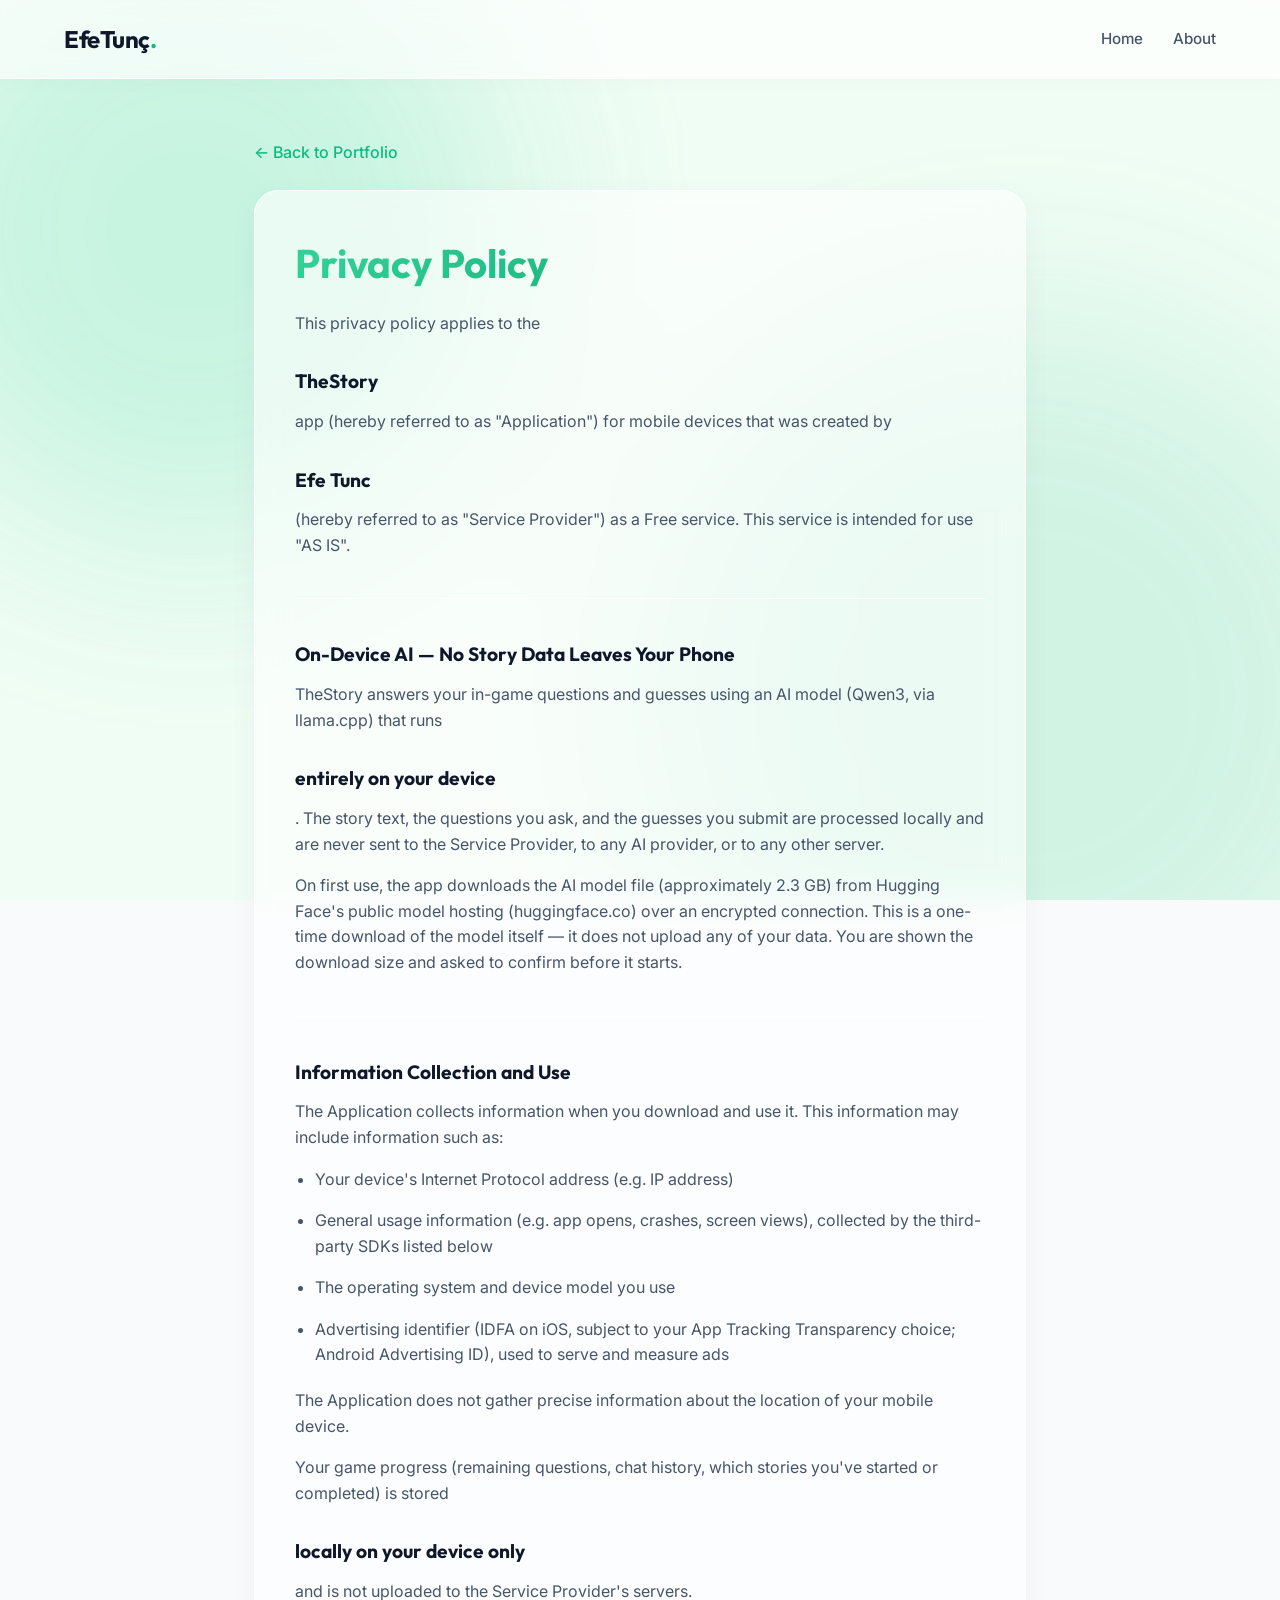
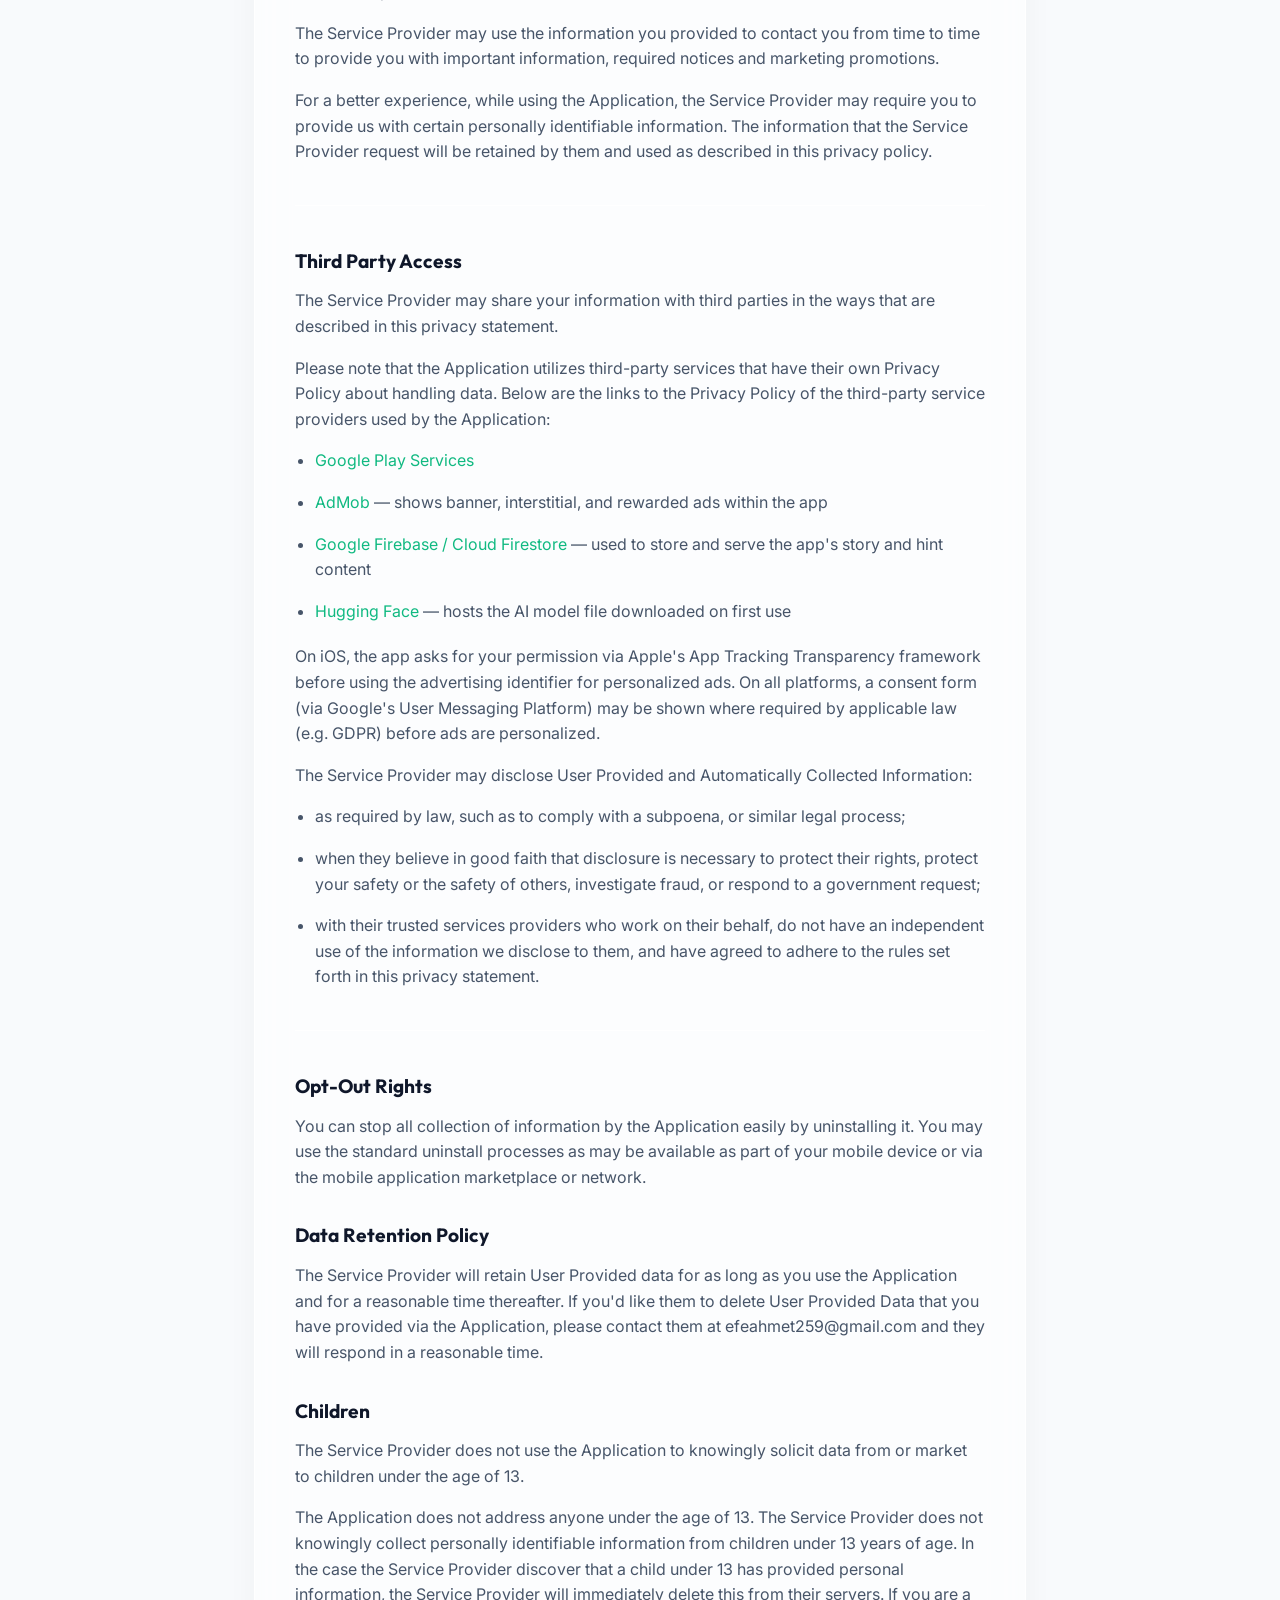
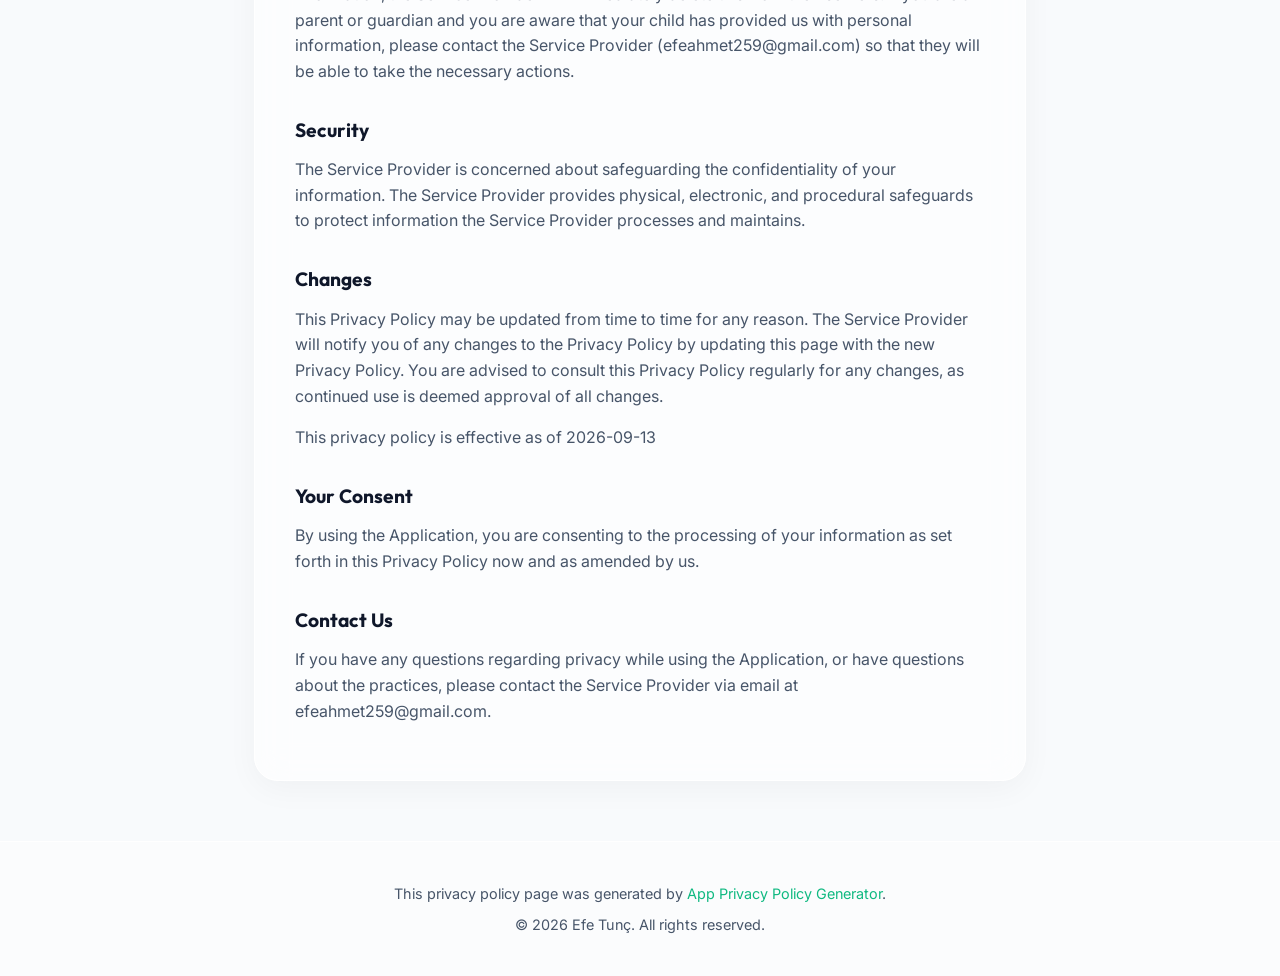
<file: thestory-privacy.html>
<!DOCTYPE html>
<html lang="en">
<head>
  <meta charset="UTF-8">
  <meta name="viewport" content="width=device-width, initial-scale=1.0">
  <title>Privacy Policy - TheStory</title>
  <link rel="preconnect" href="https://fonts.googleapis.com">
  <link rel="preconnect" href="https://fonts.gstatic.com" crossorigin>
  <link href="https://fonts.googleapis.com/css2?family=Inter:wght@400;500;600&family=Outfit:wght@400;600;700;800&display=swap" rel="stylesheet">
  
  <link rel="stylesheet" href="style.css">
  <script src="app.js" defer></script>
  
  <style>
    .privacy-section {
      padding-top: 140px; 
      max-width: 900px;
      margin: 0 auto;
      padding-bottom: 60px;
    }
    .privacy-content {
      text-align: left;
    }
    .privacy-content h1 {
      margin-bottom: 16px;
      font-size: 2.5rem;
    }
    .privacy-content h2, .privacy-content strong {
      color: var(--text-primary);
      font-size: 1.2rem;
      margin-top: 30px;
      margin-bottom: 12px;
      display: block;
      font-family: 'Outfit', sans-serif;
    }
    .privacy-content p, .privacy-content li {
      color: var(--text-secondary);
      margin-bottom: 16px;
    }
    .privacy-content a {
      color: var(--accent-1);
      text-decoration: none;
    }
    .privacy-content a:hover {
      text-decoration: underline;
    }
    hr {
      border: 0;
      border-top: 1px solid var(--glass-border);
      margin: 40px 0;
    }
    ul {
      padding-left: 20px;
      margin-bottom: 20px;
    }
    .back-btn {
      display: inline-flex;
      align-items: center;
      gap: 8px;
      color: var(--accent-1);
      text-decoration: none;
      font-weight: 500;
      margin-bottom: 24px;
    }
    .back-btn:hover {
      text-decoration: underline;
    }
  </style>
</head>
<body>
  <div class="bg-orbs">
    <div class="orb orb-1"></div>
    <div class="orb orb-2"></div>
  </div>

  <nav>
    <a href="index.html" class="brand-logo">EfeTunç</a>
    <div class="nav-links">
      <a href="index.html">Home</a>
      <a href="about.html">About</a>
    </div>
  </nav>

  <section class="privacy-section fade-up visible">
    <a href="index.html" class="back-btn">← Back to Portfolio</a>
    
    <div class="glass-panel privacy-content">
      <h1 class="gradient-text">Privacy Policy</h1>
      <p>This privacy policy applies to the <strong>TheStory</strong> app (hereby referred to as "Application") for mobile devices that was created by <strong>Efe Tunc</strong> (hereby referred to as "Service Provider") as a Free service. This service is intended for use "AS IS".</p>
      
      <hr>

      <strong>On-Device AI — No Story Data Leaves Your Phone</strong>
      <p>TheStory answers your in-game questions and guesses using an AI model (Qwen3, via llama.cpp) that runs <strong>entirely on your device</strong>. The story text, the questions you ask, and the guesses you submit are processed locally and are never sent to the Service Provider, to any AI provider, or to any other server.</p>
      <p>On first use, the app downloads the AI model file (approximately 2.3 GB) from Hugging Face's public model hosting (huggingface.co) over an encrypted connection. This is a one-time download of the model itself — it does not upload any of your data. You are shown the download size and asked to confirm before it starts.</p>

      <hr>

      <strong>Information Collection and Use</strong>
      <p>The Application collects information when you download and use it. This information may include information such as:</p>
      <ul>
        <li>Your device's Internet Protocol address (e.g. IP address)</li>
        <li>General usage information (e.g. app opens, crashes, screen views), collected by the third-party SDKs listed below</li>
        <li>The operating system and device model you use</li>
        <li>Advertising identifier (IDFA on iOS, subject to your App Tracking Transparency choice; Android Advertising ID), used to serve and measure ads</li>
      </ul>
      <p>The Application does not gather precise information about the location of your mobile device.</p>
      <p>Your game progress (remaining questions, chat history, which stories you've started or completed) is stored <strong>locally on your device only</strong> and is not uploaded to the Service Provider's servers.</p>
      <p>The Service Provider may use the information you provided to contact you from time to time to provide you with important information, required notices and marketing promotions.</p>
      <p>For a better experience, while using the Application, the Service Provider may require you to provide us with certain personally identifiable information. The information that the Service Provider request will be retained by them and used as described in this privacy policy.</p>

      <hr>

      <strong>Third Party Access</strong>
      <p>The Service Provider may share your information with third parties in the ways that are described in this privacy statement.</p>

      <p>Please note that the Application utilizes third-party services that have their own Privacy Policy about handling data. Below are the links to the Privacy Policy of the third-party service providers used by the Application:</p>
      <ul>
        <li><a href="https://www.google.com/policies/privacy/" target="_blank" rel="noopener noreferrer">Google Play Services</a></li>
        <li><a href="https://support.google.com/admob/answer/6128543?hl=en" target="_blank" rel="noopener noreferrer">AdMob</a> — shows banner, interstitial, and rewarded ads within the app</li>
        <li><a href="https://firebase.google.com/support/privacy" target="_blank" rel="noopener noreferrer">Google Firebase / Cloud Firestore</a> — used to store and serve the app's story and hint content</li>
        <li><a href="https://huggingface.co/privacy" target="_blank" rel="noopener noreferrer">Hugging Face</a> — hosts the AI model file downloaded on first use</li>
      </ul>
      <p>On iOS, the app asks for your permission via Apple's App Tracking Transparency framework before using the advertising identifier for personalized ads. On all platforms, a consent form (via Google's User Messaging Platform) may be shown where required by applicable law (e.g. GDPR) before ads are personalized.</p>

      <p>The Service Provider may disclose User Provided and Automatically Collected Information:</p>
      <ul>
        <li>as required by law, such as to comply with a subpoena, or similar legal process;</li>
        <li>when they believe in good faith that disclosure is necessary to protect their rights, protect your safety or the safety of others, investigate fraud, or respond to a government request;</li>
        <li>with their trusted services providers who work on their behalf, do not have an independent use of the information we disclose to them, and have agreed to adhere to the rules set forth in this privacy statement.</li>
      </ul>

      <hr>

      <strong>Opt-Out Rights</strong>
      <p>You can stop all collection of information by the Application easily by uninstalling it. You may use the standard uninstall processes as may be available as part of your mobile device or via the mobile application marketplace or network.</p>

      <strong>Data Retention Policy</strong>
      <p>The Service Provider will retain User Provided data for as long as you use the Application and for a reasonable time thereafter. If you'd like them to delete User Provided Data that you have provided via the Application, please contact them at efeahmet259@gmail.com and they will respond in a reasonable time.</p>

      <strong>Children</strong>
      <p>The Service Provider does not use the Application to knowingly solicit data from or market to children under the age of 13.</p>
      <p>The Application does not address anyone under the age of 13. The Service Provider does not knowingly collect personally identifiable information from children under 13 years of age. In the case the Service Provider discover that a child under 13 has provided personal information, the Service Provider will immediately delete this from their servers. If you are a parent or guardian and you are aware that your child has provided us with personal information, please contact the Service Provider (efeahmet259@gmail.com) so that they will be able to take the necessary actions.</p>

      <strong>Security</strong>
      <p>The Service Provider is concerned about safeguarding the confidentiality of your information. The Service Provider provides physical, electronic, and procedural safeguards to protect information the Service Provider processes and maintains.</p>

      <strong>Changes</strong>
      <p>This Privacy Policy may be updated from time to time for any reason. The Service Provider will notify you of any changes to the Privacy Policy by updating this page with the new Privacy Policy. You are advised to consult this Privacy Policy regularly for any changes, as continued use is deemed approval of all changes.</p>
      <p>This privacy policy is effective as of 2026-09-13</p>

      <strong>Your Consent</strong>
      <p>By using the Application, you are consenting to the processing of your information as set forth in this Privacy Policy now and as amended by us.</p>

      <strong>Contact Us</strong>
      <p>If you have any questions regarding privacy while using the Application, or have questions about the practices, please contact the Service Provider via email at efeahmet259@gmail.com.</p>
    </div>
  </section>

  <footer style="padding: 40px 5%; text-align: center; border-top: 1px solid var(--glass-border); color: var(--text-secondary); font-size: 0.9rem;">
      <p>This privacy policy page was generated by <a href="https://app-privacy-policy-generator.nisrulz.com/" target="_blank" style="color: var(--accent-1); text-decoration: none;">App Privacy Policy Generator</a>.</p>
      <p style="margin-top: 8px;">&copy; 2026 Efe Tunç. All rights reserved.</p>
  </footer>
</body>
</html>
</file>
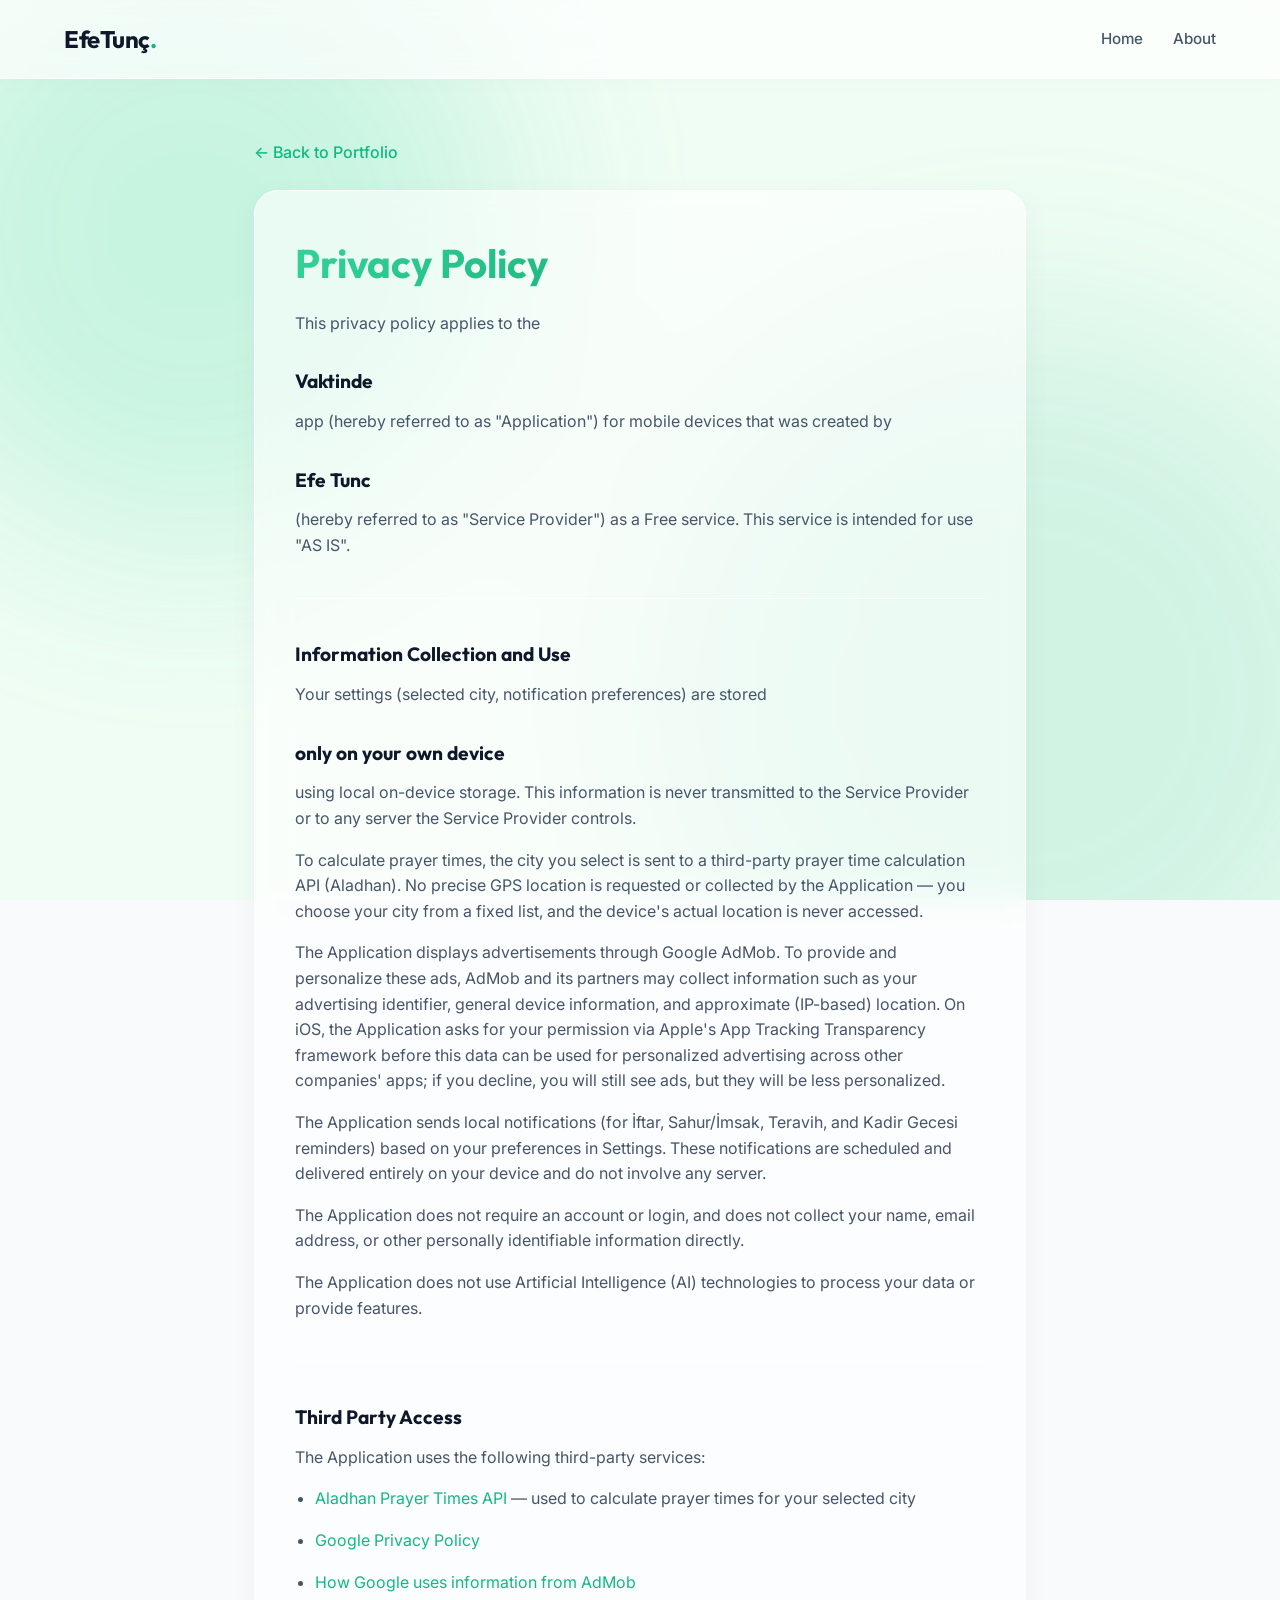
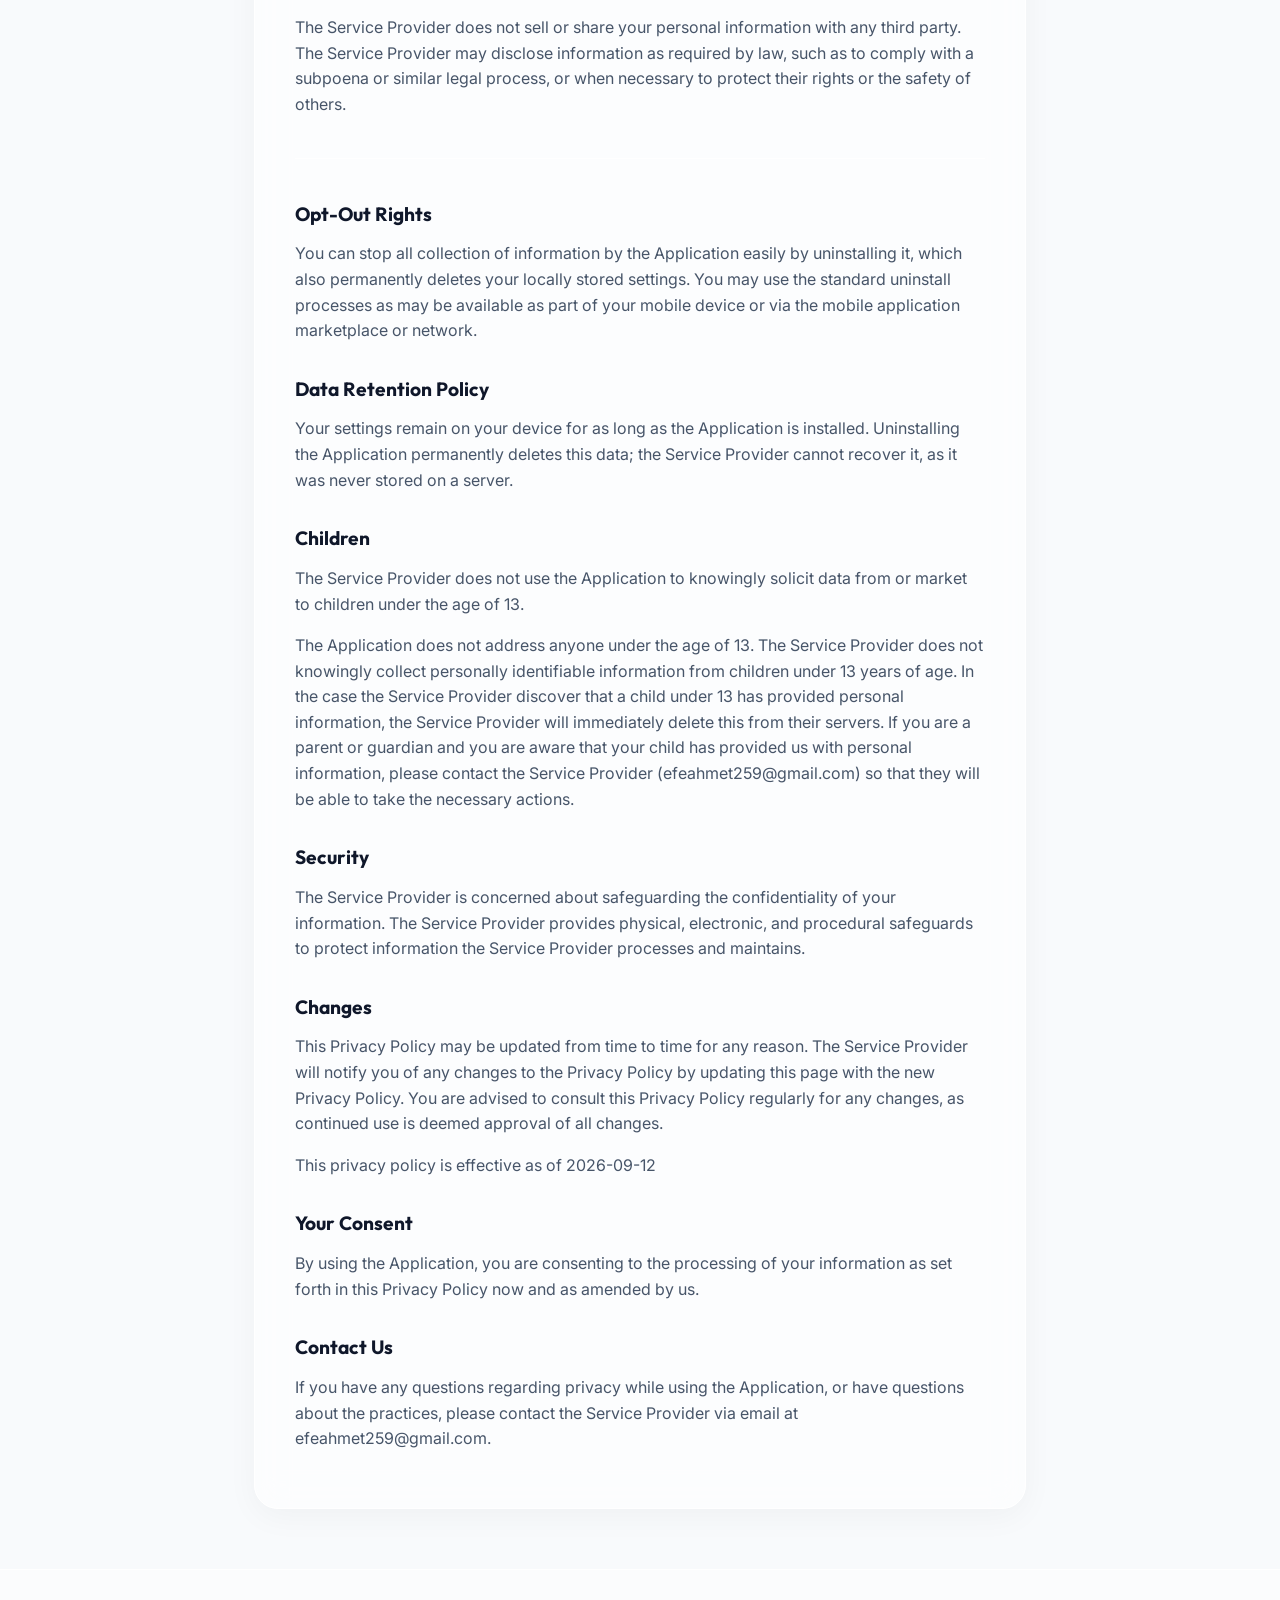
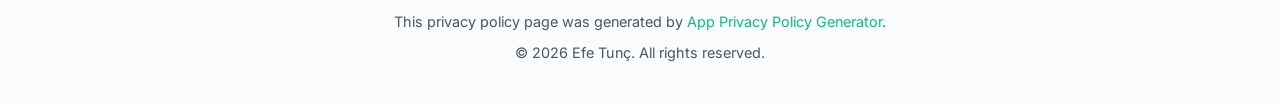
<file: vaktinde-privacy.html>
<!DOCTYPE html>
<html lang="en">
<head>
  <meta charset="UTF-8">
  <meta name="viewport" content="width=device-width, initial-scale=1.0">
  <title>Privacy Policy - Vaktinde</title>
  <link rel="preconnect" href="https://fonts.googleapis.com">
  <link rel="preconnect" href="https://fonts.gstatic.com" crossorigin>
  <link href="https://fonts.googleapis.com/css2?family=Inter:wght@400;500;600&family=Outfit:wght@400;600;700;800&display=swap" rel="stylesheet">
  
  <link rel="stylesheet" href="style.css">
  <script src="app.js" defer></script>
  
  <style>
    .privacy-section {
      padding-top: 140px; 
      max-width: 900px;
      margin: 0 auto;
      padding-bottom: 60px;
    }
    .privacy-content {
      text-align: left;
    }
    .privacy-content h1 {
      margin-bottom: 16px;
      font-size: 2.5rem;
    }
    .privacy-content h2, .privacy-content strong {
      color: var(--text-primary);
      font-size: 1.2rem;
      margin-top: 30px;
      margin-bottom: 12px;
      display: block;
      font-family: 'Outfit', sans-serif;
    }
    .privacy-content p, .privacy-content li {
      color: var(--text-secondary);
      margin-bottom: 16px;
    }
    .privacy-content a {
      color: var(--accent-1);
      text-decoration: none;
    }
    .privacy-content a:hover {
      text-decoration: underline;
    }
    hr {
      border: 0;
      border-top: 1px solid var(--glass-border);
      margin: 40px 0;
    }
    ul {
      padding-left: 20px;
      margin-bottom: 20px;
    }
    .back-btn {
      display: inline-flex;
      align-items: center;
      gap: 8px;
      color: var(--accent-1);
      text-decoration: none;
      font-weight: 500;
      margin-bottom: 24px;
    }
    .back-btn:hover {
      text-decoration: underline;
    }
  </style>
</head>
<body>
  <div class="bg-orbs">
    <div class="orb orb-1"></div>
    <div class="orb orb-2"></div>
  </div>

  <nav>
    <a href="index.html" class="brand-logo">EfeTunç</a>
    <div class="nav-links">
      <a href="index.html">Home</a>
      <a href="about.html">About</a>
    </div>
  </nav>

  <section class="privacy-section fade-up visible">
    <a href="index.html" class="back-btn">← Back to Portfolio</a>
    
    <div class="glass-panel privacy-content">
      <h1 class="gradient-text">Privacy Policy</h1>
      <p>This privacy policy applies to the <strong>Vaktinde</strong> app (hereby referred to as "Application") for mobile devices that was created by <strong>Efe Tunc</strong> (hereby referred to as "Service Provider") as a Free service. This service is intended for use "AS IS".</p>
      
      <hr>
      
      <strong>Information Collection and Use</strong>
      <p>Your settings (selected city, notification preferences) are stored <strong>only on your own device</strong> using local on-device storage. This information is never transmitted to the Service Provider or to any server the Service Provider controls.</p>
      <p>To calculate prayer times, the city you select is sent to a third-party prayer time calculation API (Aladhan). No precise GPS location is requested or collected by the Application — you choose your city from a fixed list, and the device's actual location is never accessed.</p>
      <p>The Application displays advertisements through Google AdMob. To provide and personalize these ads, AdMob and its partners may collect information such as your advertising identifier, general device information, and approximate (IP-based) location. On iOS, the Application asks for your permission via Apple's App Tracking Transparency framework before this data can be used for personalized advertising across other companies' apps; if you decline, you will still see ads, but they will be less personalized.</p>
      <p>The Application sends local notifications (for İftar, Sahur/İmsak, Teravih, and Kadir Gecesi reminders) based on your preferences in Settings. These notifications are scheduled and delivered entirely on your device and do not involve any server.</p>
      <p>The Application does not require an account or login, and does not collect your name, email address, or other personally identifiable information directly.</p>
      <p>The Application does not use Artificial Intelligence (AI) technologies to process your data or provide features.</p>

      <hr>

      <strong>Third Party Access</strong>
      <p>The Application uses the following third-party services:</p>
      <ul>
        <li><a href="https://aladhan.com/privacy-policy" target="_blank" rel="noopener noreferrer">Aladhan Prayer Times API</a> — used to calculate prayer times for your selected city</li>
        <li><a href="https://policies.google.com/privacy" target="_blank" rel="noopener noreferrer">Google Privacy Policy</a></li>
        <li><a href="https://support.google.com/admob/answer/6128543?hl=en" target="_blank" rel="noopener noreferrer">How Google uses information from AdMob</a></li>
      </ul>
      <p>The Service Provider does not sell or share your personal information with any third party. The Service Provider may disclose information as required by law, such as to comply with a subpoena or similar legal process, or when necessary to protect their rights or the safety of others.</p>

      <hr>

      <strong>Opt-Out Rights</strong>
      <p>You can stop all collection of information by the Application easily by uninstalling it, which also permanently deletes your locally stored settings. You may use the standard uninstall processes as may be available as part of your mobile device or via the mobile application marketplace or network.</p>

      <strong>Data Retention Policy</strong>
      <p>Your settings remain on your device for as long as the Application is installed. Uninstalling the Application permanently deletes this data; the Service Provider cannot recover it, as it was never stored on a server.</p>
      
      <strong>Children</strong>
      <p>The Service Provider does not use the Application to knowingly solicit data from or market to children under the age of 13.</p>
      <p>The Application does not address anyone under the age of 13. The Service Provider does not knowingly collect personally identifiable information from children under 13 years of age. In the case the Service Provider discover that a child under 13 has provided personal information, the Service Provider will immediately delete this from their servers. If you are a parent or guardian and you are aware that your child has provided us with personal information, please contact the Service Provider (efeahmet259@gmail.com) so that they will be able to take the necessary actions.</p>
      
      <strong>Security</strong>
      <p>The Service Provider is concerned about safeguarding the confidentiality of your information. The Service Provider provides physical, electronic, and procedural safeguards to protect information the Service Provider processes and maintains.</p>
      
      <strong>Changes</strong>
      <p>This Privacy Policy may be updated from time to time for any reason. The Service Provider will notify you of any changes to the Privacy Policy by updating this page with the new Privacy Policy. You are advised to consult this Privacy Policy regularly for any changes, as continued use is deemed approval of all changes.</p>
      <p>This privacy policy is effective as of 2026-09-12</p>
      
      <strong>Your Consent</strong>
      <p>By using the Application, you are consenting to the processing of your information as set forth in this Privacy Policy now and as amended by us.</p>
      
      <strong>Contact Us</strong>
      <p>If you have any questions regarding privacy while using the Application, or have questions about the practices, please contact the Service Provider via email at efeahmet259@gmail.com.</p>
    </div>
  </section>

  <footer style="padding: 40px 5%; text-align: center; border-top: 1px solid var(--glass-border); color: var(--text-secondary); font-size: 0.9rem;">
      <p>This privacy policy page was generated by <a href="https://app-privacy-policy-generator.nisrulz.com/" target="_blank" style="color: var(--accent-1); text-decoration: none;">App Privacy Policy Generator</a>.</p>
      <p style="margin-top: 8px;">&copy; 2026 Efe Tunç. All rights reserved.</p>
  </footer>
</body>
</html>
</file>
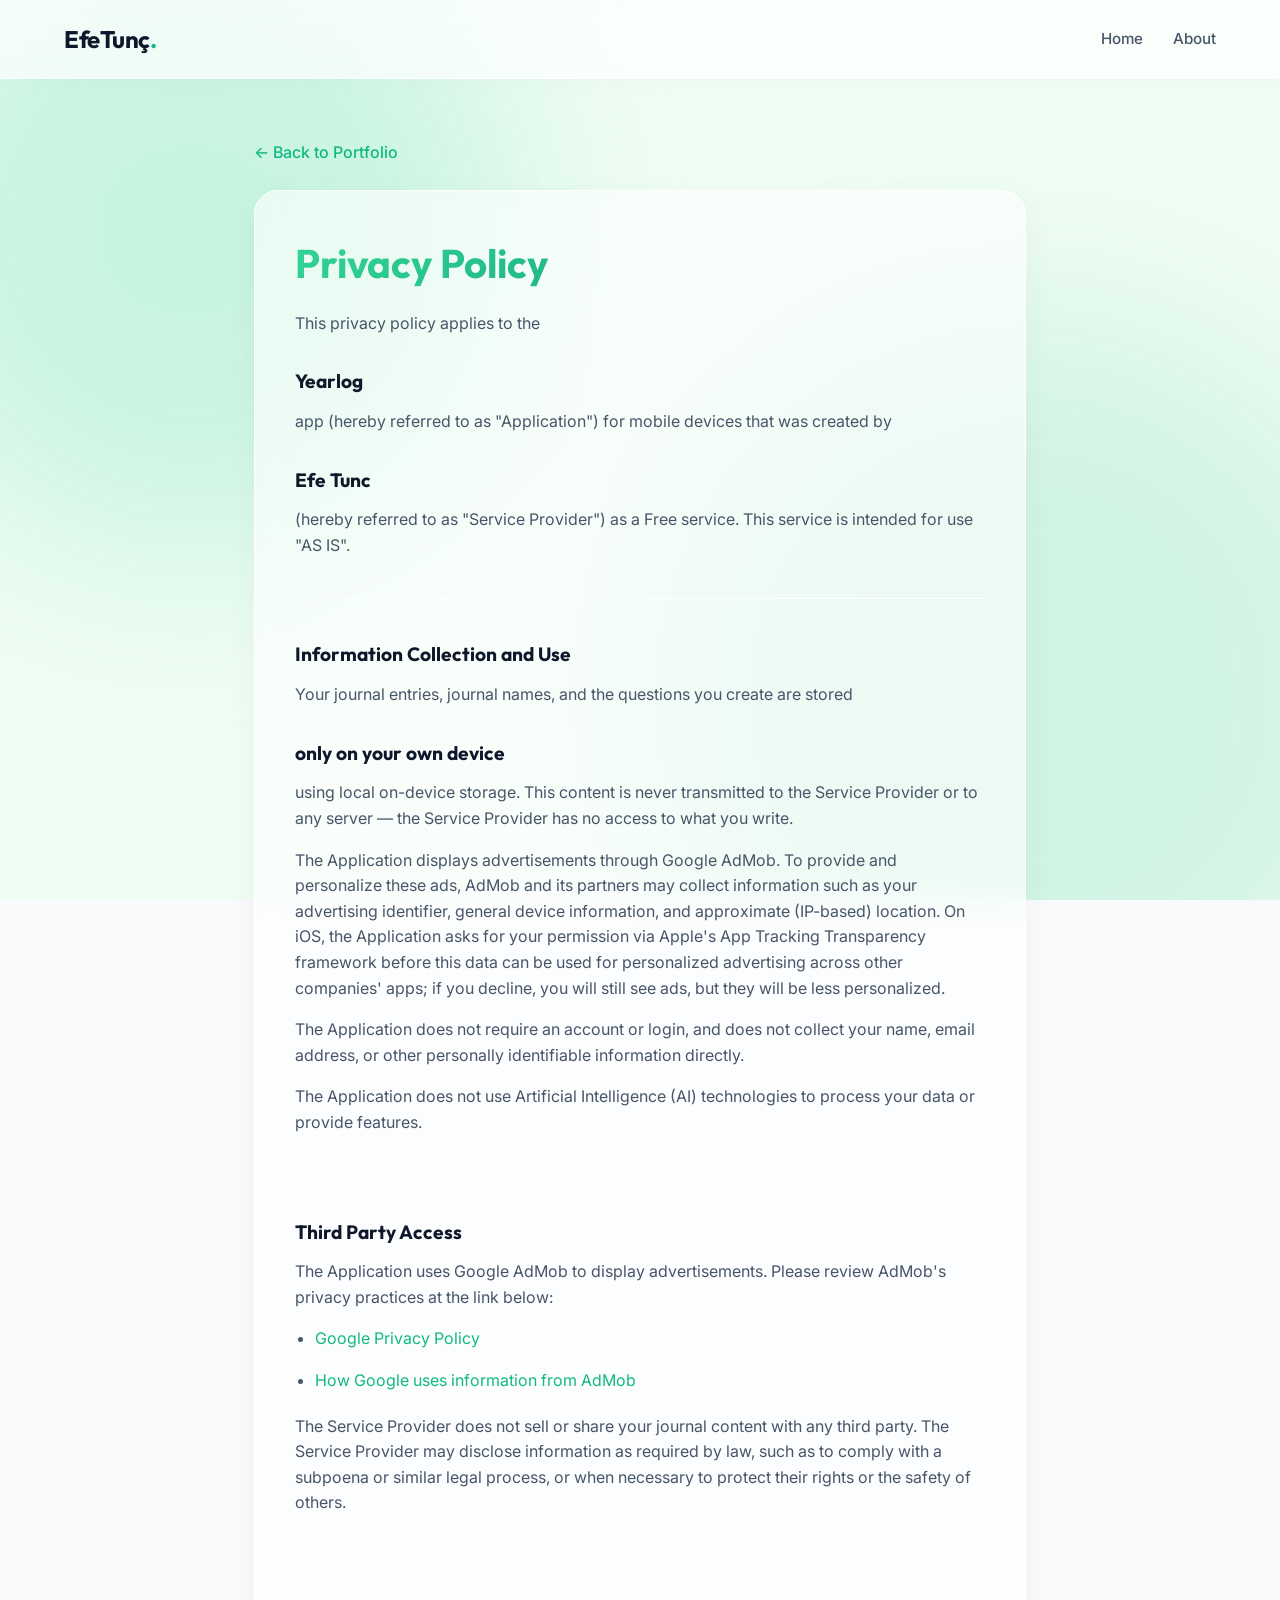
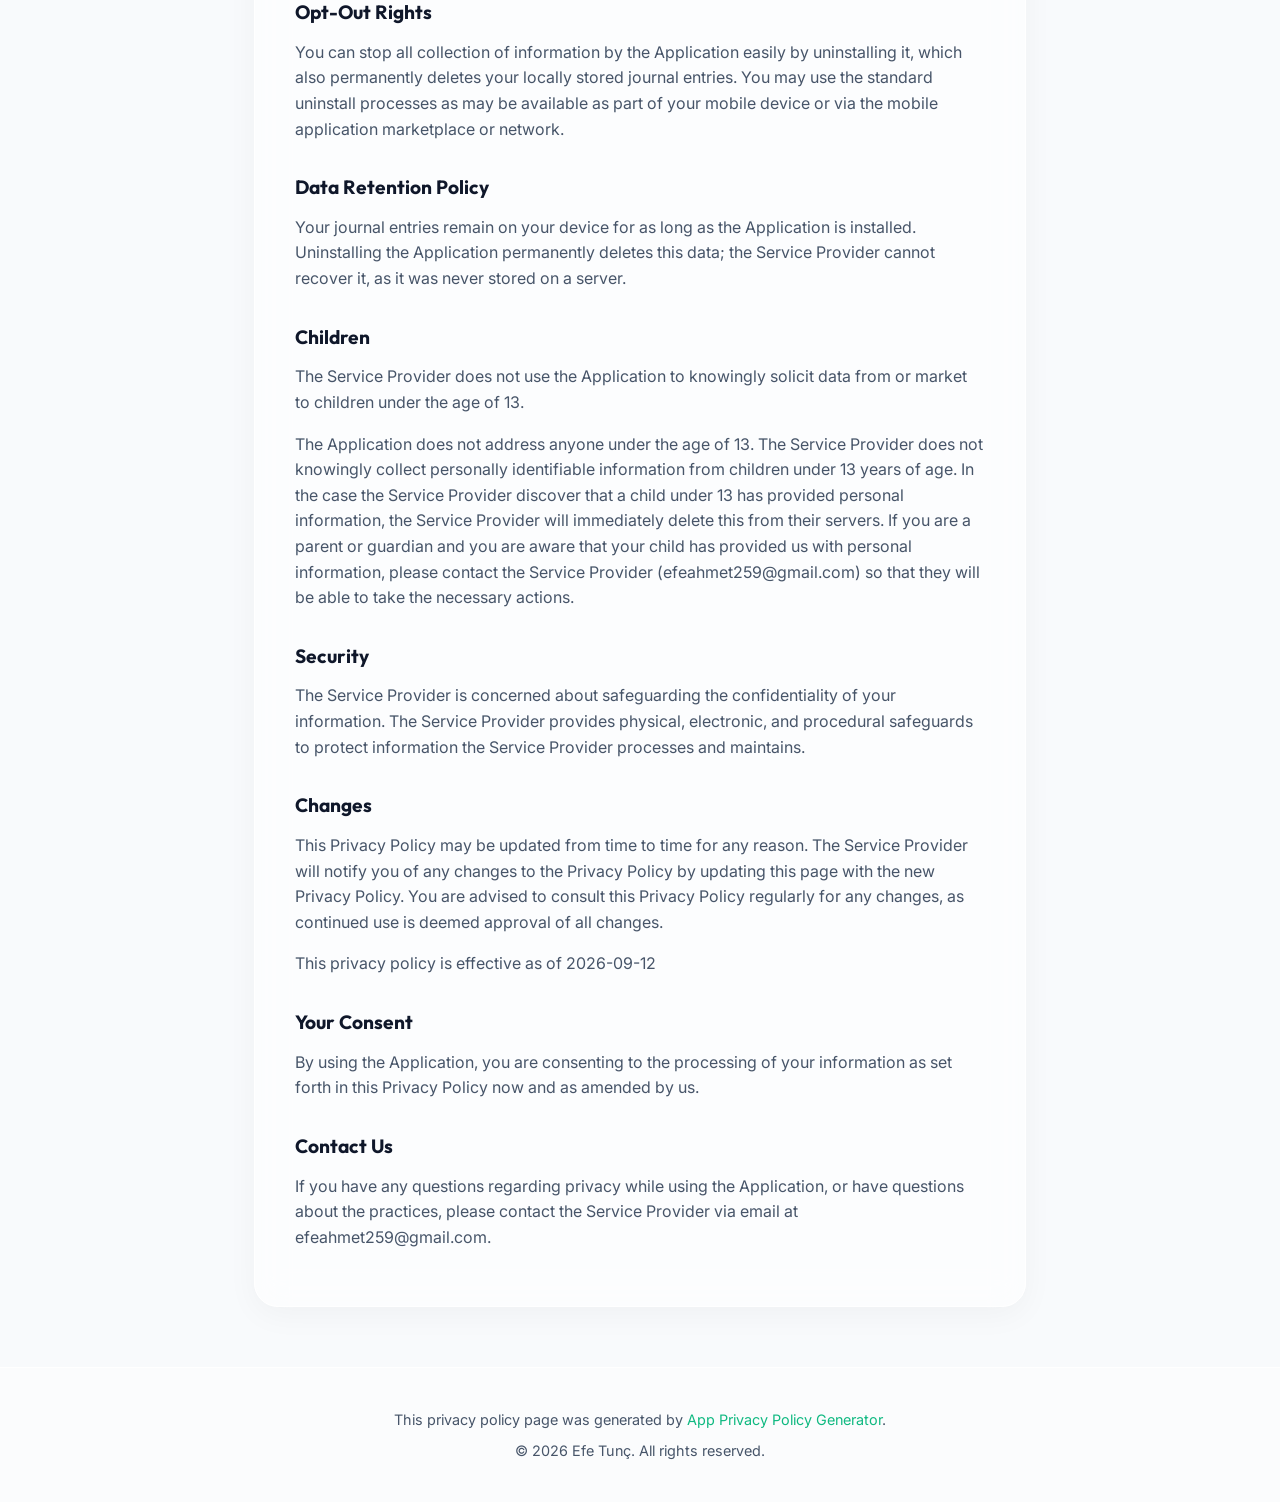
<file: yearlog-privacy.html>
<!DOCTYPE html>
<html lang="en">
<head>
  <meta charset="UTF-8">
  <meta name="viewport" content="width=device-width, initial-scale=1.0">
  <title>Privacy Policy - Yearlog</title>
  <link rel="preconnect" href="https://fonts.googleapis.com">
  <link rel="preconnect" href="https://fonts.gstatic.com" crossorigin>
  <link href="https://fonts.googleapis.com/css2?family=Inter:wght@400;500;600&family=Outfit:wght@400;600;700;800&display=swap" rel="stylesheet">
  
  <link rel="stylesheet" href="style.css">
  <script src="app.js" defer></script>
  
  <style>
    .privacy-section {
      padding-top: 140px; 
      max-width: 900px;
      margin: 0 auto;
      padding-bottom: 60px;
    }
    .privacy-content {
      text-align: left;
    }
    .privacy-content h1 {
      margin-bottom: 16px;
      font-size: 2.5rem;
    }
    .privacy-content h2, .privacy-content strong {
      color: var(--text-primary);
      font-size: 1.2rem;
      margin-top: 30px;
      margin-bottom: 12px;
      display: block;
      font-family: 'Outfit', sans-serif;
    }
    .privacy-content p, .privacy-content li {
      color: var(--text-secondary);
      margin-bottom: 16px;
    }
    .privacy-content a {
      color: var(--accent-1);
      text-decoration: none;
    }
    .privacy-content a:hover {
      text-decoration: underline;
    }
    hr {
      border: 0;
      border-top: 1px solid var(--glass-border);
      margin: 40px 0;
    }
    ul {
      padding-left: 20px;
      margin-bottom: 20px;
    }
    .back-btn {
      display: inline-flex;
      align-items: center;
      gap: 8px;
      color: var(--accent-1);
      text-decoration: none;
      font-weight: 500;
      margin-bottom: 24px;
    }
    .back-btn:hover {
      text-decoration: underline;
    }
  </style>
</head>
<body>
  <div class="bg-orbs">
    <div class="orb orb-1"></div>
    <div class="orb orb-2"></div>
  </div>

  <nav>
    <a href="index.html" class="brand-logo">EfeTunç</a>
    <div class="nav-links">
      <a href="index.html">Home</a>
      <a href="about.html">About</a>
    </div>
  </nav>

  <section class="privacy-section fade-up visible">
    <a href="index.html" class="back-btn">← Back to Portfolio</a>
    
    <div class="glass-panel privacy-content">
      <h1 class="gradient-text">Privacy Policy</h1>
      <p>This privacy policy applies to the <strong>Yearlog</strong> app (hereby referred to as "Application") for mobile devices that was created by <strong>Efe Tunc</strong> (hereby referred to as "Service Provider") as a Free service. This service is intended for use "AS IS".</p>
      
      <hr>
      
      <strong>Information Collection and Use</strong>
      <p>Your journal entries, journal names, and the questions you create are stored <strong>only on your own device</strong> using local on-device storage. This content is never transmitted to the Service Provider or to any server — the Service Provider has no access to what you write.</p>
      <p>The Application displays advertisements through Google AdMob. To provide and personalize these ads, AdMob and its partners may collect information such as your advertising identifier, general device information, and approximate (IP-based) location. On iOS, the Application asks for your permission via Apple's App Tracking Transparency framework before this data can be used for personalized advertising across other companies' apps; if you decline, you will still see ads, but they will be less personalized.</p>
      <p>The Application does not require an account or login, and does not collect your name, email address, or other personally identifiable information directly.</p>
      <p>The Application does not use Artificial Intelligence (AI) technologies to process your data or provide features.</p>

      <hr>

      <strong>Third Party Access</strong>
      <p>The Application uses Google AdMob to display advertisements. Please review AdMob's privacy practices at the link below:</p>
      <ul>
        <li><a href="https://policies.google.com/privacy" target="_blank" rel="noopener noreferrer">Google Privacy Policy</a></li>
        <li><a href="https://support.google.com/admob/answer/6128543?hl=en" target="_blank" rel="noopener noreferrer">How Google uses information from AdMob</a></li>
      </ul>
      <p>The Service Provider does not sell or share your journal content with any third party. The Service Provider may disclose information as required by law, such as to comply with a subpoena or similar legal process, or when necessary to protect their rights or the safety of others.</p>

      <hr>

      <strong>Opt-Out Rights</strong>
      <p>You can stop all collection of information by the Application easily by uninstalling it, which also permanently deletes your locally stored journal entries. You may use the standard uninstall processes as may be available as part of your mobile device or via the mobile application marketplace or network.</p>

      <strong>Data Retention Policy</strong>
      <p>Your journal entries remain on your device for as long as the Application is installed. Uninstalling the Application permanently deletes this data; the Service Provider cannot recover it, as it was never stored on a server.</p>
      
      <strong>Children</strong>
      <p>The Service Provider does not use the Application to knowingly solicit data from or market to children under the age of 13.</p>
      <p>The Application does not address anyone under the age of 13. The Service Provider does not knowingly collect personally identifiable information from children under 13 years of age. In the case the Service Provider discover that a child under 13 has provided personal information, the Service Provider will immediately delete this from their servers. If you are a parent or guardian and you are aware that your child has provided us with personal information, please contact the Service Provider (efeahmet259@gmail.com) so that they will be able to take the necessary actions.</p>
      
      <strong>Security</strong>
      <p>The Service Provider is concerned about safeguarding the confidentiality of your information. The Service Provider provides physical, electronic, and procedural safeguards to protect information the Service Provider processes and maintains.</p>
      
      <strong>Changes</strong>
      <p>This Privacy Policy may be updated from time to time for any reason. The Service Provider will notify you of any changes to the Privacy Policy by updating this page with the new Privacy Policy. You are advised to consult this Privacy Policy regularly for any changes, as continued use is deemed approval of all changes.</p>
      <p>This privacy policy is effective as of 2026-09-12</p>
      
      <strong>Your Consent</strong>
      <p>By using the Application, you are consenting to the processing of your information as set forth in this Privacy Policy now and as amended by us.</p>
      
      <strong>Contact Us</strong>
      <p>If you have any questions regarding privacy while using the Application, or have questions about the practices, please contact the Service Provider via email at efeahmet259@gmail.com.</p>
    </div>
  </section>

  <footer style="padding: 40px 5%; text-align: center; border-top: 1px solid var(--glass-border); color: var(--text-secondary); font-size: 0.9rem;">
      <p>This privacy policy page was generated by <a href="https://app-privacy-policy-generator.nisrulz.com/" target="_blank" style="color: var(--accent-1); text-decoration: none;">App Privacy Policy Generator</a>.</p>
      <p style="margin-top: 8px;">&copy; 2026 Efe Tunç. All rights reserved.</p>
  </footer>
</body>
</html>
</file>
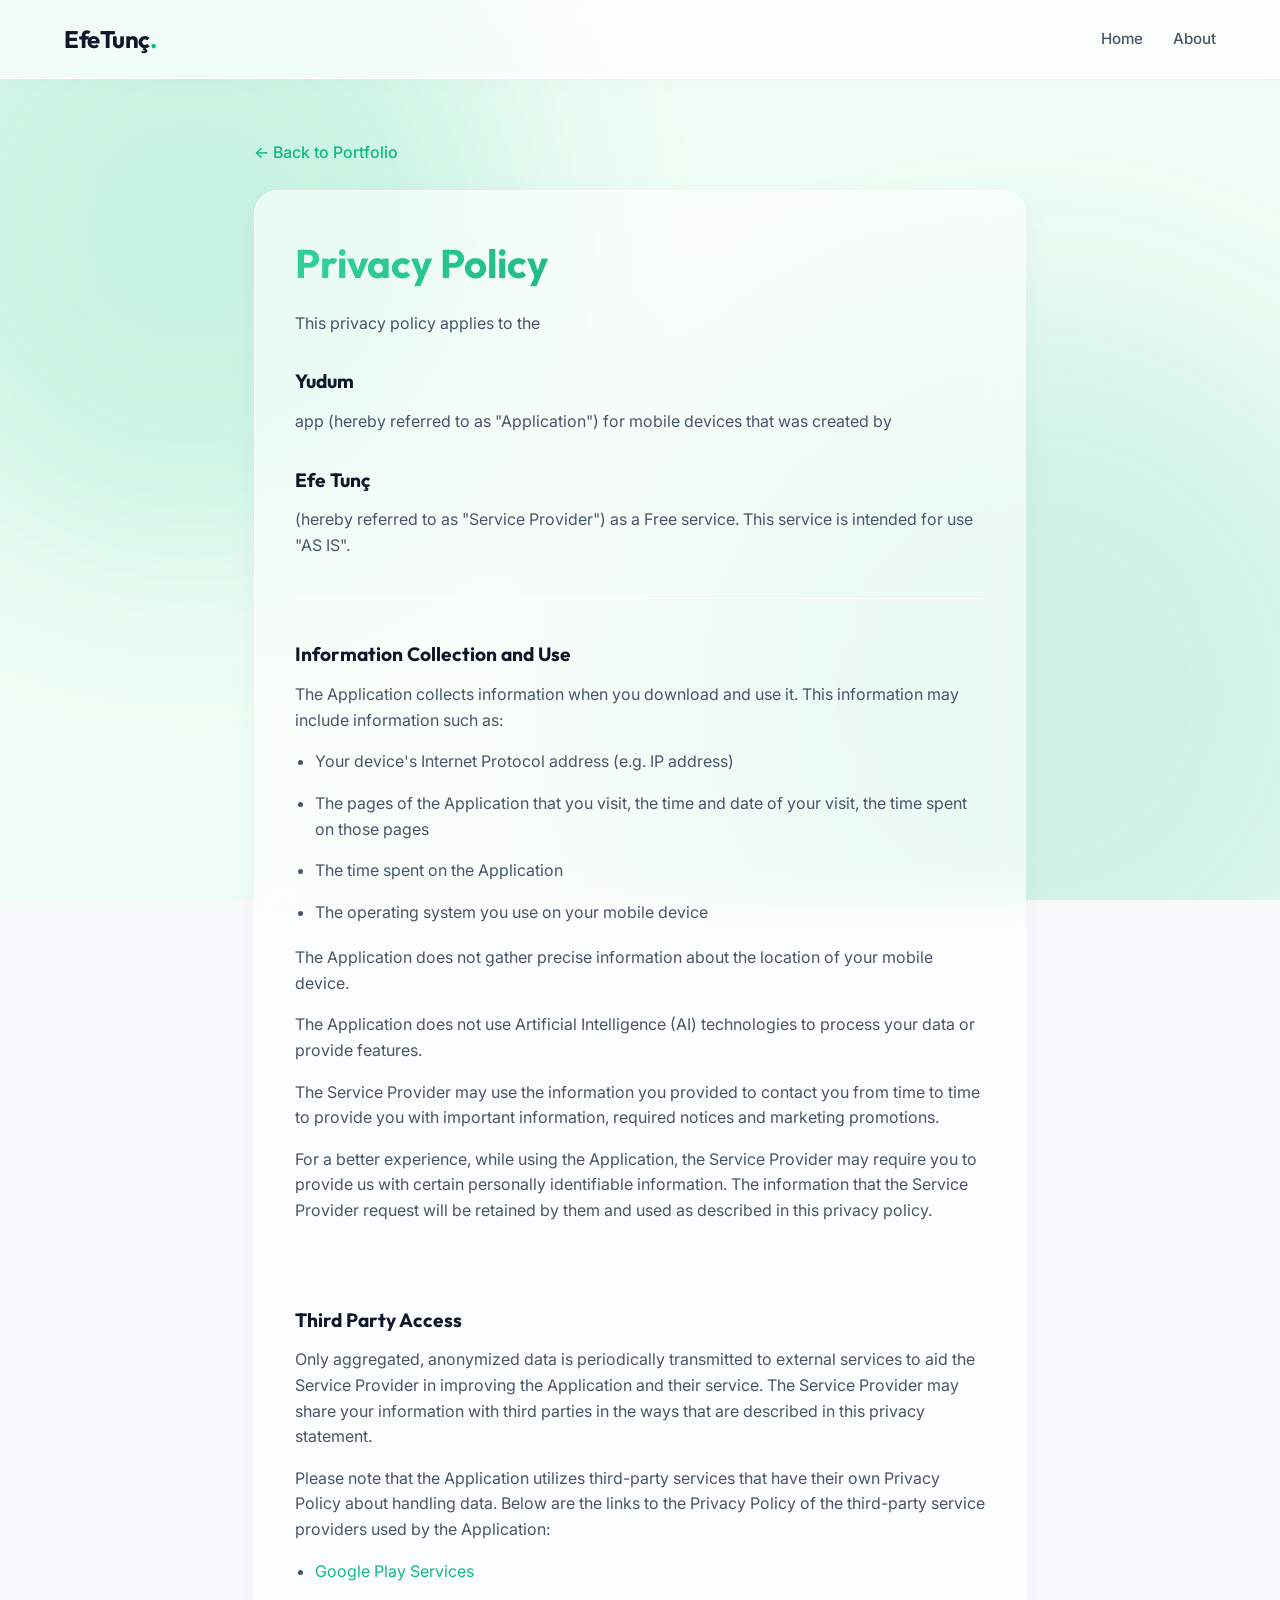
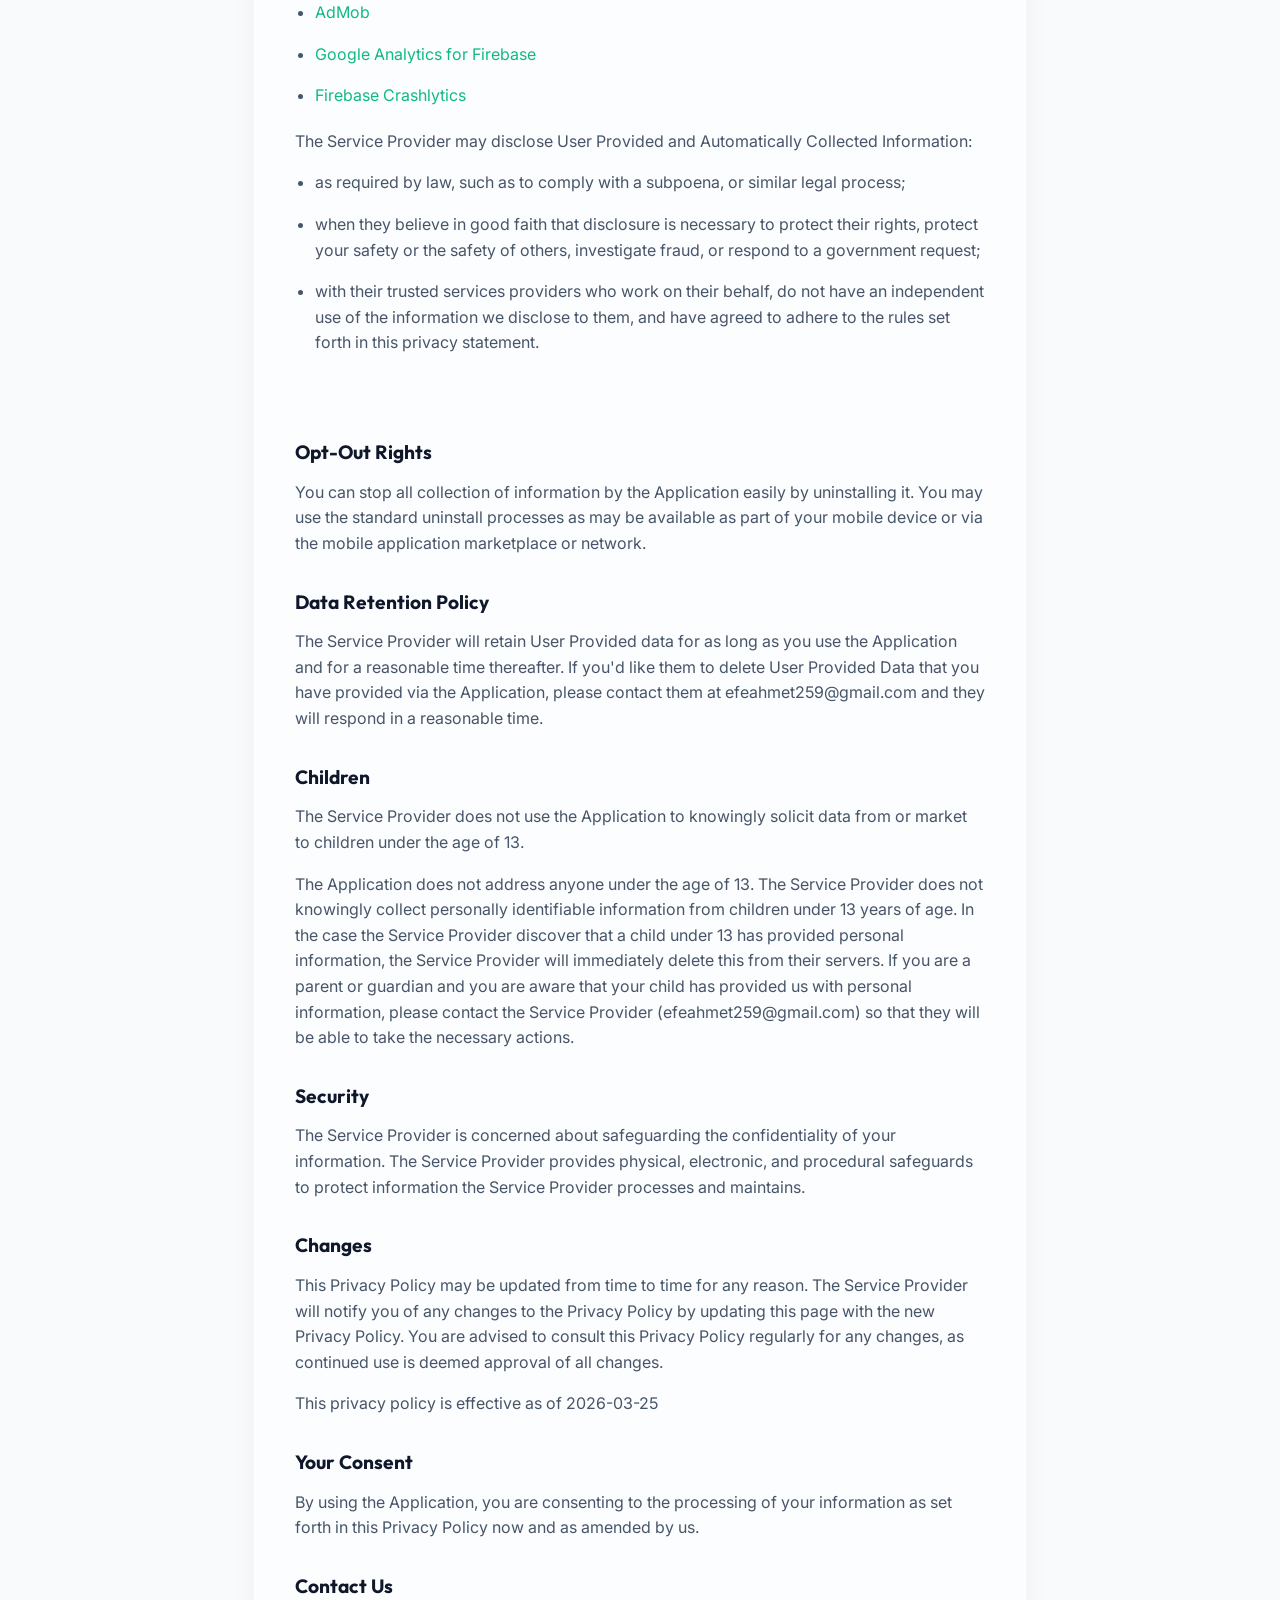
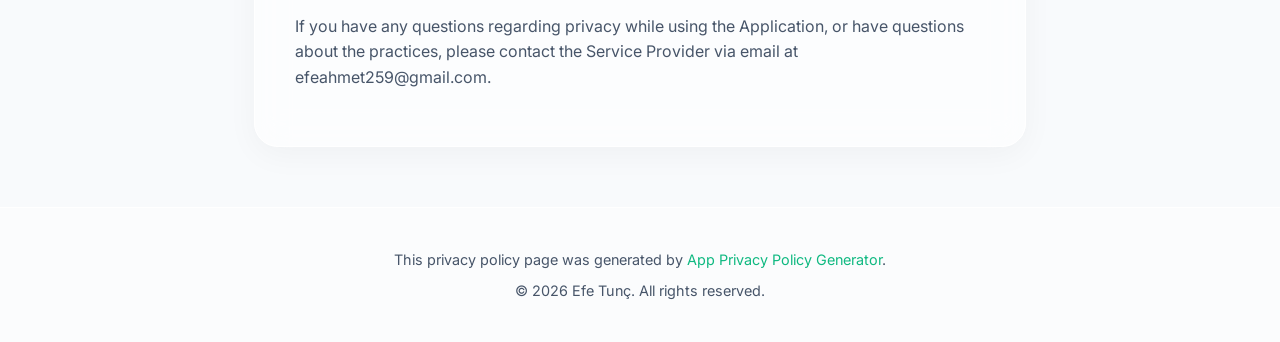
<file: yudum-privacy.html>
<!DOCTYPE html>
<html lang="en">
<head>
  <meta charset="UTF-8">
  <meta name="viewport" content="width=device-width, initial-scale=1.0">
  <title>Privacy Policy - Yudum</title>
  <link rel="preconnect" href="https://fonts.googleapis.com">
  <link rel="preconnect" href="https://fonts.gstatic.com" crossorigin>
  <link href="https://fonts.googleapis.com/css2?family=Inter:wght@400;500;600&family=Outfit:wght@400;600;700;800&display=swap" rel="stylesheet">
  
  <link rel="stylesheet" href="style.css">
  <script src="app.js" defer></script>
  
  <style>
    .privacy-section {
      padding-top: 140px; 
      max-width: 900px;
      margin: 0 auto;
      padding-bottom: 60px;
    }
    .privacy-content {
      text-align: left;
    }
    .privacy-content h1 {
      margin-bottom: 16px;
      font-size: 2.5rem;
    }
    .privacy-content h2, .privacy-content strong {
      color: var(--text-primary);
      font-size: 1.2rem;
      margin-top: 30px;
      margin-bottom: 12px;
      display: block;
      font-family: 'Outfit', sans-serif;
    }
    .privacy-content p, .privacy-content li {
      color: var(--text-secondary);
      margin-bottom: 16px;
    }
    .privacy-content a {
      color: var(--accent-1);
      text-decoration: none;
    }
    .privacy-content a:hover {
      text-decoration: underline;
    }
    hr {
      border: 0;
      border-top: 1px solid var(--glass-border);
      margin: 40px 0;
    }
    ul {
      padding-left: 20px;
      margin-bottom: 20px;
    }
    .back-btn {
      display: inline-flex;
      align-items: center;
      gap: 8px;
      color: var(--accent-1);
      text-decoration: none;
      font-weight: 500;
      margin-bottom: 24px;
    }
    .back-btn:hover {
      text-decoration: underline;
    }
  </style>
</head>
<body>
  <div class="bg-orbs">
    <div class="orb orb-1"></div>
    <div class="orb orb-2"></div>
  </div>

  <nav>
    <a href="index.html" class="brand-logo">EfeTunç</a>
    <div class="nav-links">
      <a href="index.html">Home</a>
      <a href="about.html">About</a>
    </div>
  </nav>

  <section class="privacy-section fade-up visible">
    <a href="index.html" class="back-btn">← Back to Portfolio</a>
    
    <div class="glass-panel privacy-content">
      <h1 class="gradient-text">Privacy Policy</h1>
      <p>This privacy policy applies to the <strong>Yudum</strong> app (hereby referred to as "Application") for mobile devices that was created by <strong>Efe Tunç</strong> (hereby referred to as "Service Provider") as a Free service. This service is intended for use "AS IS".</p>
      
      <hr>
      
      <strong>Information Collection and Use</strong>
      <p>The Application collects information when you download and use it. This information may include information such as:</p>
      <ul>
          <li>Your device's Internet Protocol address (e.g. IP address)</li>
          <li>The pages of the Application that you visit, the time and date of your visit, the time spent on those pages</li>
          <li>The time spent on the Application</li>
          <li>The operating system you use on your mobile device</li>
      </ul>

      <p>The Application does not gather precise information about the location of your mobile device.</p>
      <p>The Application does not use Artificial Intelligence (AI) technologies to process your data or provide features.</p>
      <p>The Service Provider may use the information you provided to contact you from time to time to provide you with important information, required notices and marketing promotions.</p>
      <p>For a better experience, while using the Application, the Service Provider may require you to provide us with certain personally identifiable information. The information that the Service Provider request will be retained by them and used as described in this privacy policy.</p>

      <hr>

      <strong>Third Party Access</strong>
      <p>Only aggregated, anonymized data is periodically transmitted to external services to aid the Service Provider in improving the Application and their service. The Service Provider may share your information with third parties in the ways that are described in this privacy statement.</p>
      
      <p>Please note that the Application utilizes third-party services that have their own Privacy Policy about handling data. Below are the links to the Privacy Policy of the third-party service providers used by the Application:</p>
      <ul>
          <li><a href="https://www.google.com/policies/privacy/" target="_blank" rel="noopener noreferrer">Google Play Services</a></li>
          <li><a href="https://support.google.com/admob/answer/6128543?hl=en" target="_blank" rel="noopener noreferrer">AdMob</a></li>
          <li><a href="https://firebase.google.com/support/privacy" target="_blank" rel="noopener noreferrer">Google Analytics for Firebase</a></li>
          <li><a href="https://firebase.google.com/support/privacy/" target="_blank" rel="noopener noreferrer">Firebase Crashlytics</a></li>
      </ul>

      <p>The Service Provider may disclose User Provided and Automatically Collected Information:</p>
      <ul>
          <li>as required by law, such as to comply with a subpoena, or similar legal process;</li>
          <li>when they believe in good faith that disclosure is necessary to protect their rights, protect your safety or the safety of others, investigate fraud, or respond to a government request;</li>
          <li>with their trusted services providers who work on their behalf, do not have an independent use of the information we disclose to them, and have agreed to adhere to the rules set forth in this privacy statement.</li>
      </ul>

      <hr>

      <strong>Opt-Out Rights</strong>
      <p>You can stop all collection of information by the Application easily by uninstalling it. You may use the standard uninstall processes as may be available as part of your mobile device or via the mobile application marketplace or network.</p>

      <strong>Data Retention Policy</strong>
      <p>The Service Provider will retain User Provided data for as long as you use the Application and for a reasonable time thereafter. If you'd like them to delete User Provided Data that you have provided via the Application, please contact them at efeahmet259@gmail.com and they will respond in a reasonable time.</p>

      <strong>Children</strong>
      <p>The Service Provider does not use the Application to knowingly solicit data from or market to children under the age of 13.</p>

      <p>The Application does not address anyone under the age of 13. The Service Provider does not knowingly collect personally identifiable information from children under 13 years of age. In the case the Service Provider discover that a child under 13 has provided personal information, the Service Provider will immediately delete this from their servers. If you are a parent or guardian and you are aware that your child has provided us with personal information, please contact the Service Provider (efeahmet259@gmail.com) so that they will be able to take the necessary actions.</p>

      <strong>Security</strong>
      <p>The Service Provider is concerned about safeguarding the confidentiality of your information. The Service Provider provides physical, electronic, and procedural safeguards to protect information the Service Provider processes and maintains.</p>

      <strong>Changes</strong>
      <p>This Privacy Policy may be updated from time to time for any reason. The Service Provider will notify you of any changes to the Privacy Policy by updating this page with the new Privacy Policy. You are advised to consult this Privacy Policy regularly for any changes, as continued use is deemed approval of all changes.</p>

      <p>This privacy policy is effective as of 2026-03-25</p>

      <strong>Your Consent</strong>
      <p>By using the Application, you are consenting to the processing of your information as set forth in this Privacy Policy now and as amended by us.</p>

      <strong>Contact Us</strong>
      <p>If you have any questions regarding privacy while using the Application, or have questions about the practices, please contact the Service Provider via email at efeahmet259@gmail.com.</p>
    </div>
  </section>

  <footer style="padding: 40px 5%; text-align: center; border-top: 1px solid var(--glass-border); color: var(--text-secondary); font-size: 0.9rem;">
      <p>This privacy policy page was generated by <a href="https://app-privacy-policy-generator.nisrulz.com/" target="_blank" style="color: var(--accent-1); text-decoration: none;">App Privacy Policy Generator</a>.</p>
      <p style="margin-top: 8px;">&copy; 2026 Efe Tunç. All rights reserved.</p>
  </footer>
</body>
</html>
</file>
<file: style.css>
:root {
  --bg-color: #f8fafc; /* Very light slate, almost white */
  --text-primary: #0f172a; /* Slate 900 */
  --text-secondary: #475569; /* Slate 600 */
  --accent-1: #10b981; /* Emerald green */
  --accent-2: #059669; /* Darker green */
  --accent-gradient: linear-gradient(135deg, #34d399, #059669);
  --glass-bg: rgba(255, 255, 255, 0.6);
  --glass-border: rgba(255, 255, 255, 1);
  --glass-shadow: 0 8px 32px rgba(0, 0, 0, 0.04);
}

* {
  margin: 0;
  padding: 0;
  box-sizing: border-box;
}

html {
  scroll-behavior: smooth;
}

body {
  font-family: 'Inter', -apple-system, sans-serif;
  background-color: var(--bg-color);
  color: var(--text-primary);
  line-height: 1.6;
  overflow-x: hidden;
}

/* Typography elements */
h1, h2, h3, h4, .brand-logo {
  font-family: 'Outfit', sans-serif;
}

/* Background Glowing Orbs */
.bg-orbs {
  position: fixed;
  top: 0; left: 0; right: 0; bottom: 0;
  z-index: -1;
  overflow: hidden;
  pointer-events: none;
  background-color: #f0fdf4; /* faint green background */
}
.orb {
  position: absolute;
  border-radius: 50%;
  filter: blur(100px);
  opacity: 0.7;
  animation: float 20s infinite alternate;
}
.orb-1 {
  top: -10%; left: -10%;
  width: 50vw; height: 50vw;
  background: rgba(52, 211, 153, 0.3); /* Bright green */
}
.orb-2 {
  bottom: -20%; right: -10%;
  width: 60vw; height: 60vw;
  background: rgba(16, 185, 129, 0.2); /* Emerald green */
  animation-delay: -5s;
}

@keyframes float {
  0% { transform: translate(0, 0) scale(1); }
  100% { transform: translate(5%, 5%) scale(1.1); }
}

/* Navbar */
nav {
  position: fixed;
  top: 0; width: 100%;
  padding: 20px 5%;
  display: flex;
  justify-content: space-between;
  align-items: center;
  z-index: 1000;
  background: rgba(255, 255, 255, 0.7);
  backdrop-filter: blur(12px);
  -webkit-backdrop-filter: blur(12px);
  border-bottom: 1px solid var(--glass-border);
  box-shadow: 0 4px 20px rgba(0,0,0,0.02);
  transition: all 0.3s ease;
}

.brand-logo {
  font-size: 1.5rem;
  font-weight: 700;
  text-decoration: none;
  color: var(--text-primary);
  letter-spacing: -0.5px;
  position: relative;
}
.brand-logo::after {
  content: '.';
  color: var(--accent-1);
}

.nav-links {
  display: flex;
  gap: 30px;
}
.nav-links a {
  text-decoration: none;
  color: var(--text-secondary);
  font-size: 0.95rem;
  font-weight: 500;
  transition: color 0.3s ease;
}
.nav-links a:hover, .nav-links a.active {
  color: var(--accent-2); /* Highlight active in green */
}

/* Hero Section */
.hero {
  min-height: 100vh;
  display: flex;
  flex-direction: column;
  justify-content: center;
  align-items: center;
  padding: 0 5%;
  text-align: center;
  position: relative;
}

.hero-tagline {
  font-size: 0.9rem;
  text-transform: uppercase;
  letter-spacing: 2px;
  color: var(--accent-1);
  margin-bottom: 20px;
  font-weight: 700;
}

.hero h1 {
  font-size: clamp(3rem, 8vw, 6rem);
  font-weight: 800;
  line-height: 1.1;
  margin-bottom: 24px;
  letter-spacing: -2px;
}

.gradient-text {
  background: var(--accent-gradient);
  -webkit-background-clip: text;
  -webkit-text-fill-color: transparent;
  background-clip: text;
}

.hero p {
  font-size: clamp(1rem, 2vw, 1.25rem);
  color: var(--text-secondary);
  max-width: 600px;
  margin-bottom: 40px;
}

.btn-primary {
  display: inline-block;
  padding: 14px 32px;
  background: var(--accent-gradient);
  color: white;
  text-decoration: none;
  border-radius: 30px;
  font-weight: 600;
  transition: transform 0.3s ease, box-shadow 0.3s ease;
  border: none;
  cursor: pointer;
}
.btn-primary:hover {
  transform: translateY(-2px);
  box-shadow: 0 10px 25px rgba(16, 185, 129, 0.3); /* green shadow */
}

/* Sections */
section {
  padding: 120px 5%;
  position: relative;
}
.section-header {
  text-align: center;
  margin-bottom: 60px;
}
.section-header h2 {
  font-size: 2.5rem;
  font-weight: 800;
  margin-bottom: 16px;
  color: var(--text-primary);
}
.section-header p {
  color: var(--text-secondary);
}

/* Glass Card */
.glass-panel {
  background: var(--glass-bg);
  backdrop-filter: blur(16px);
  -webkit-backdrop-filter: blur(16px);
  border: 1px solid var(--glass-border);
  border-radius: 24px;
  padding: 40px;
  box-shadow: var(--glass-shadow);
}

/* Projects Grid */
.projects-grid {
  display: grid;
  grid-template-columns: repeat(auto-fit, minmax(320px, 1fr));
  gap: 30px;
  max-width: 1200px;
  margin: 0 auto;
}

.project-card {
  position: relative;
  border-radius: 24px;
  padding: 40px;
  background: var(--glass-bg);
  border: 1px solid var(--glass-border);
  box-shadow: var(--glass-shadow);
  transition: all 0.4s cubic-bezier(0.175, 0.885, 0.32, 1.275);
  display: flex;
  flex-direction: column;
  gap: 16px;
  overflow: hidden;
  text-decoration: none;
  color: inherit;
}

.project-card:hover {
  transform: translateY(-10px);
  border-color: rgba(16, 185, 129, 0.3);
  box-shadow: 0 20px 40px rgba(16, 185, 129, 0.15); /* light green shadow */
  background: #ffffff;
}

.project-icon {
  font-size: 3rem;
  margin-bottom: 8px;
  display: inline-block;
}

.project-title {
  font-size: 1.5rem;
  font-weight: 700;
  color: var(--text-primary);
}

.project-desc {
  color: var(--text-secondary);
  font-size: 0.95rem;
  margin-bottom: 20px;
  flex-grow: 1;
}

.project-link {
  display: inline-flex;
  align-items: center;
  gap: 8px;
  color: var(--accent-1);
  font-weight: 600;
  font-size: 0.9rem;
}
.project-link span {
  transition: transform 0.3s ease;
}
.project-card:hover .project-link span {
  transform: translateX(4px);
}

/* Footer */
footer {
  padding: 40px 5%;
  text-align: center;
  border-top: 1px solid var(--glass-border);
  color: var(--text-secondary);
  font-size: 0.9rem;
  background: rgba(255, 255, 255, 0.4);
}

/* Animations */
.fade-up {
  opacity: 0;
  transform: translateY(30px);
  transition: opacity 0.8s ease, transform 0.8s ease;
}
.fade-up.visible {
  opacity: 1;
  transform: translateY(0);
}

.stagger-1 { transition-delay: 0.1s; }
.stagger-2 { transition-delay: 0.2s; }
.stagger-3 { transition-delay: 0.3s; }
.stagger-4 { transition-delay: 0.4s; }
.stagger-5 { transition-delay: 0.5s; }

/* Responsive */
@media (max-width: 768px) {
  .nav-links {
    display: none;
  }
}
</file>
